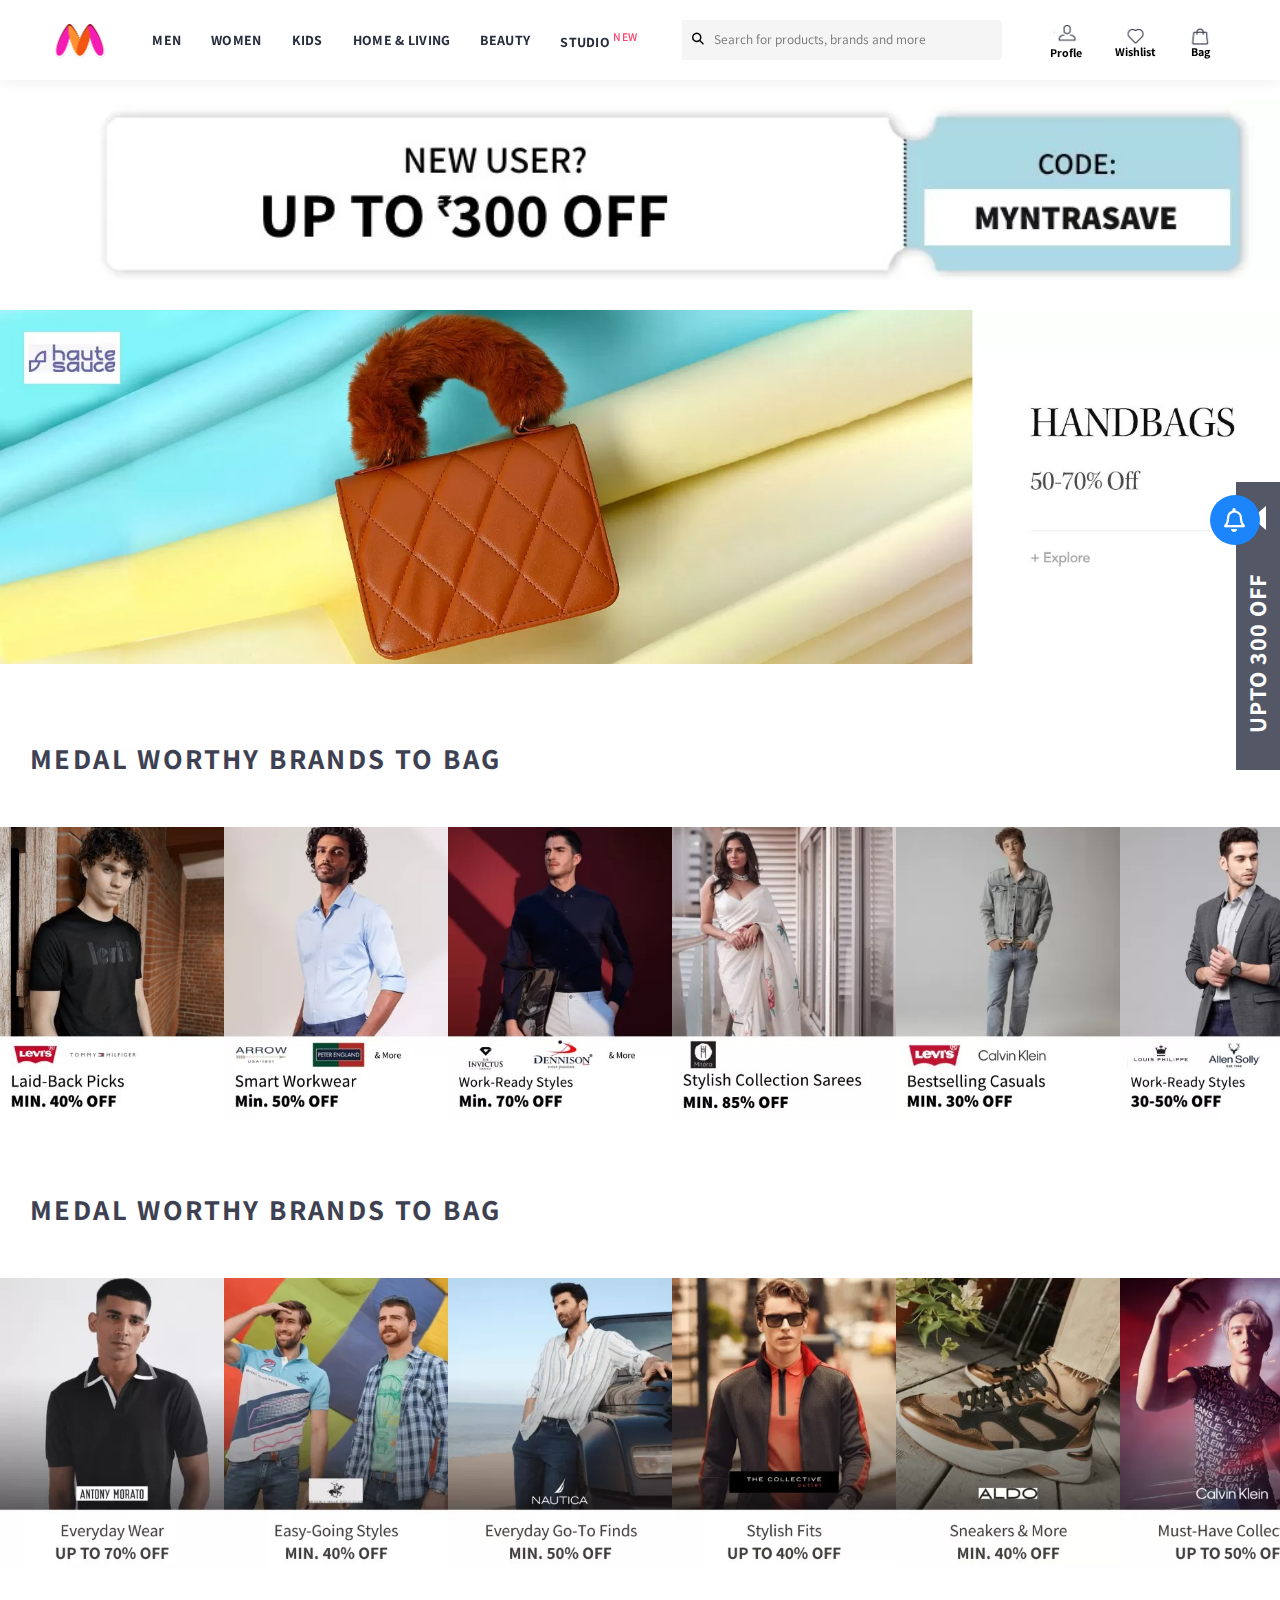
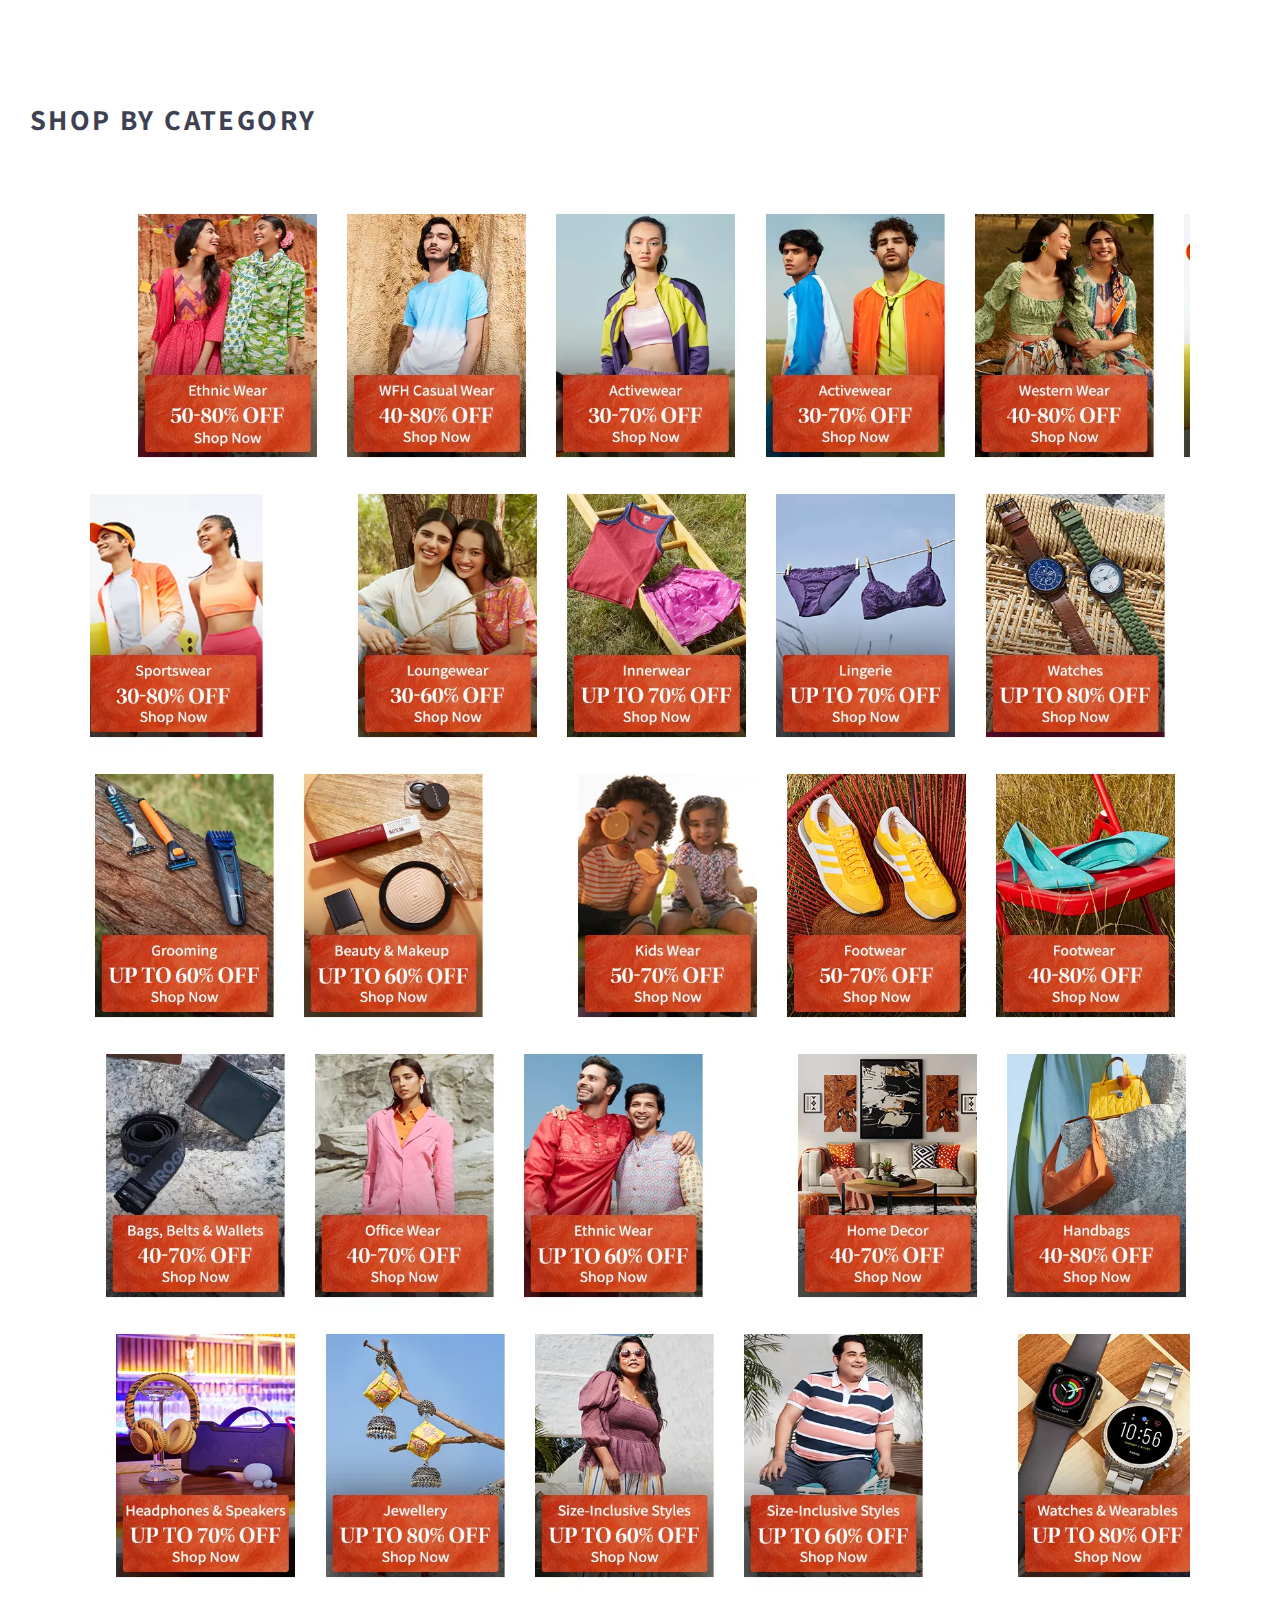
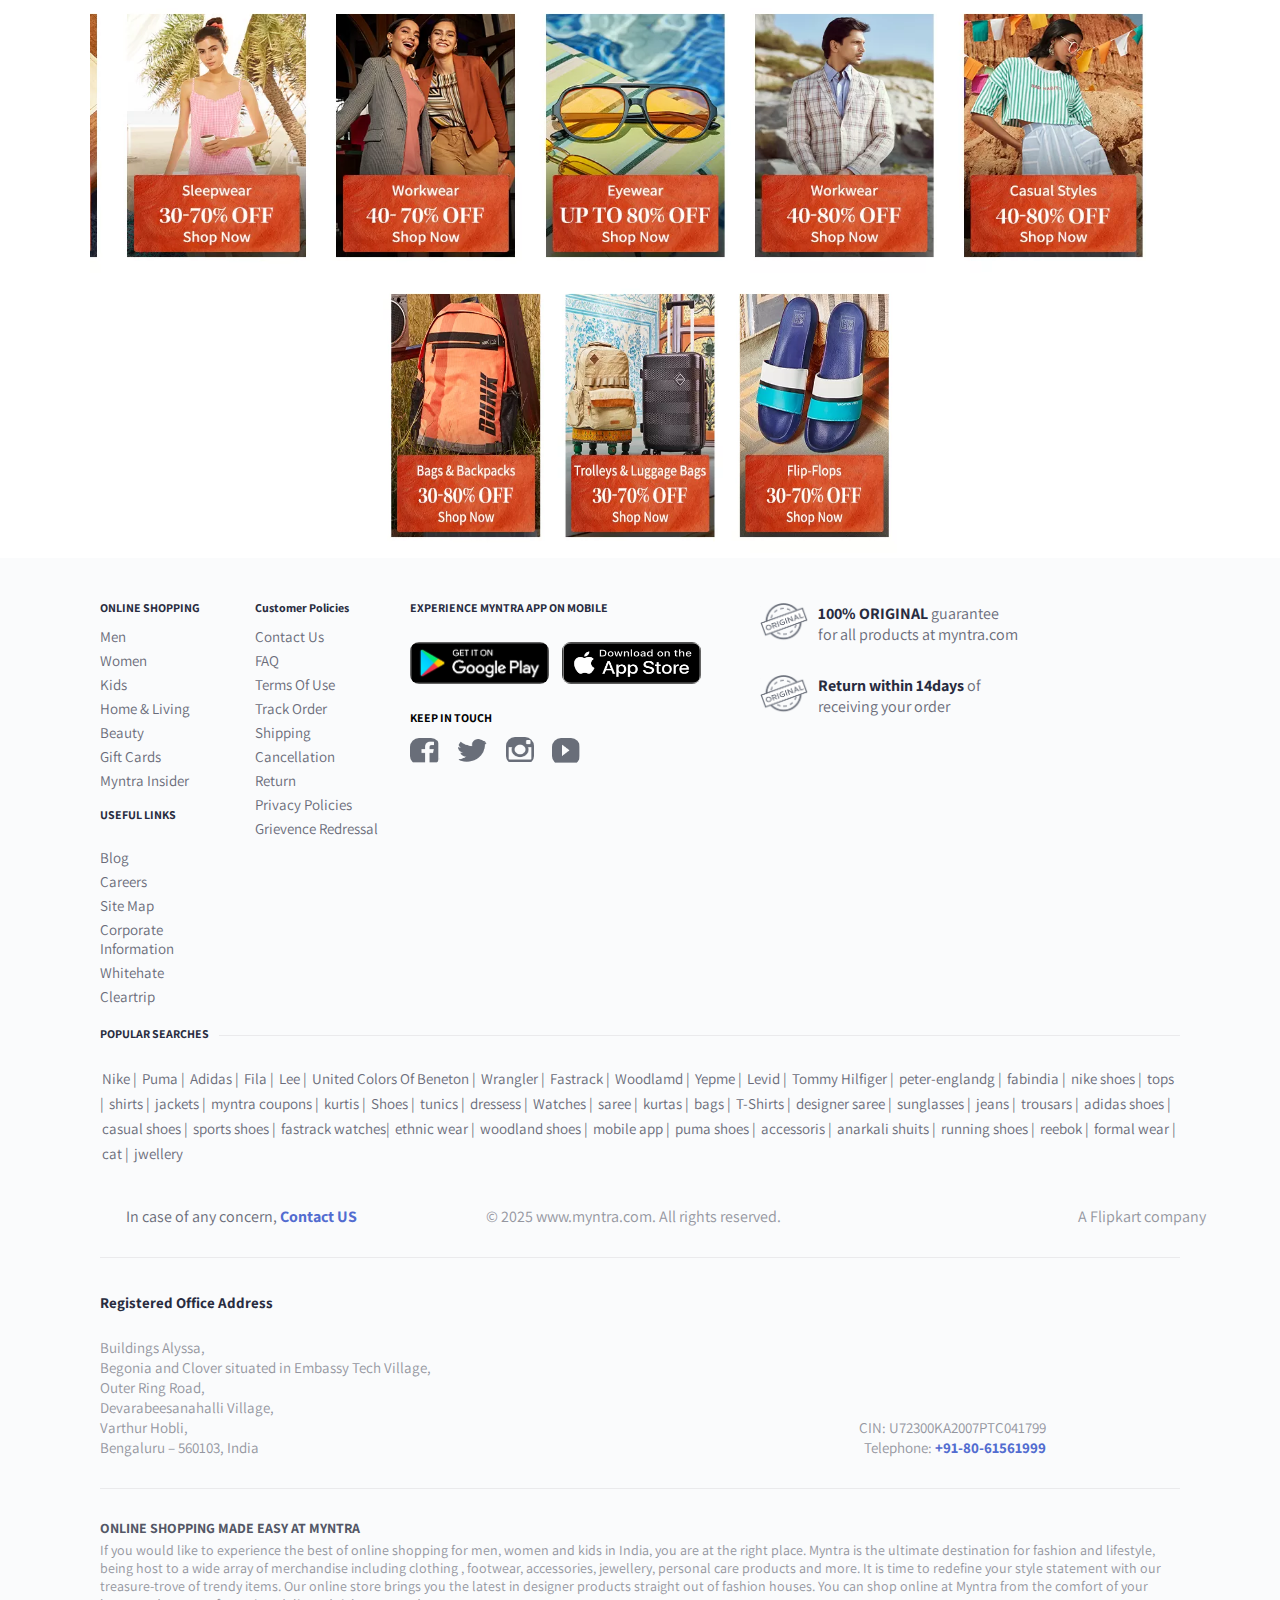
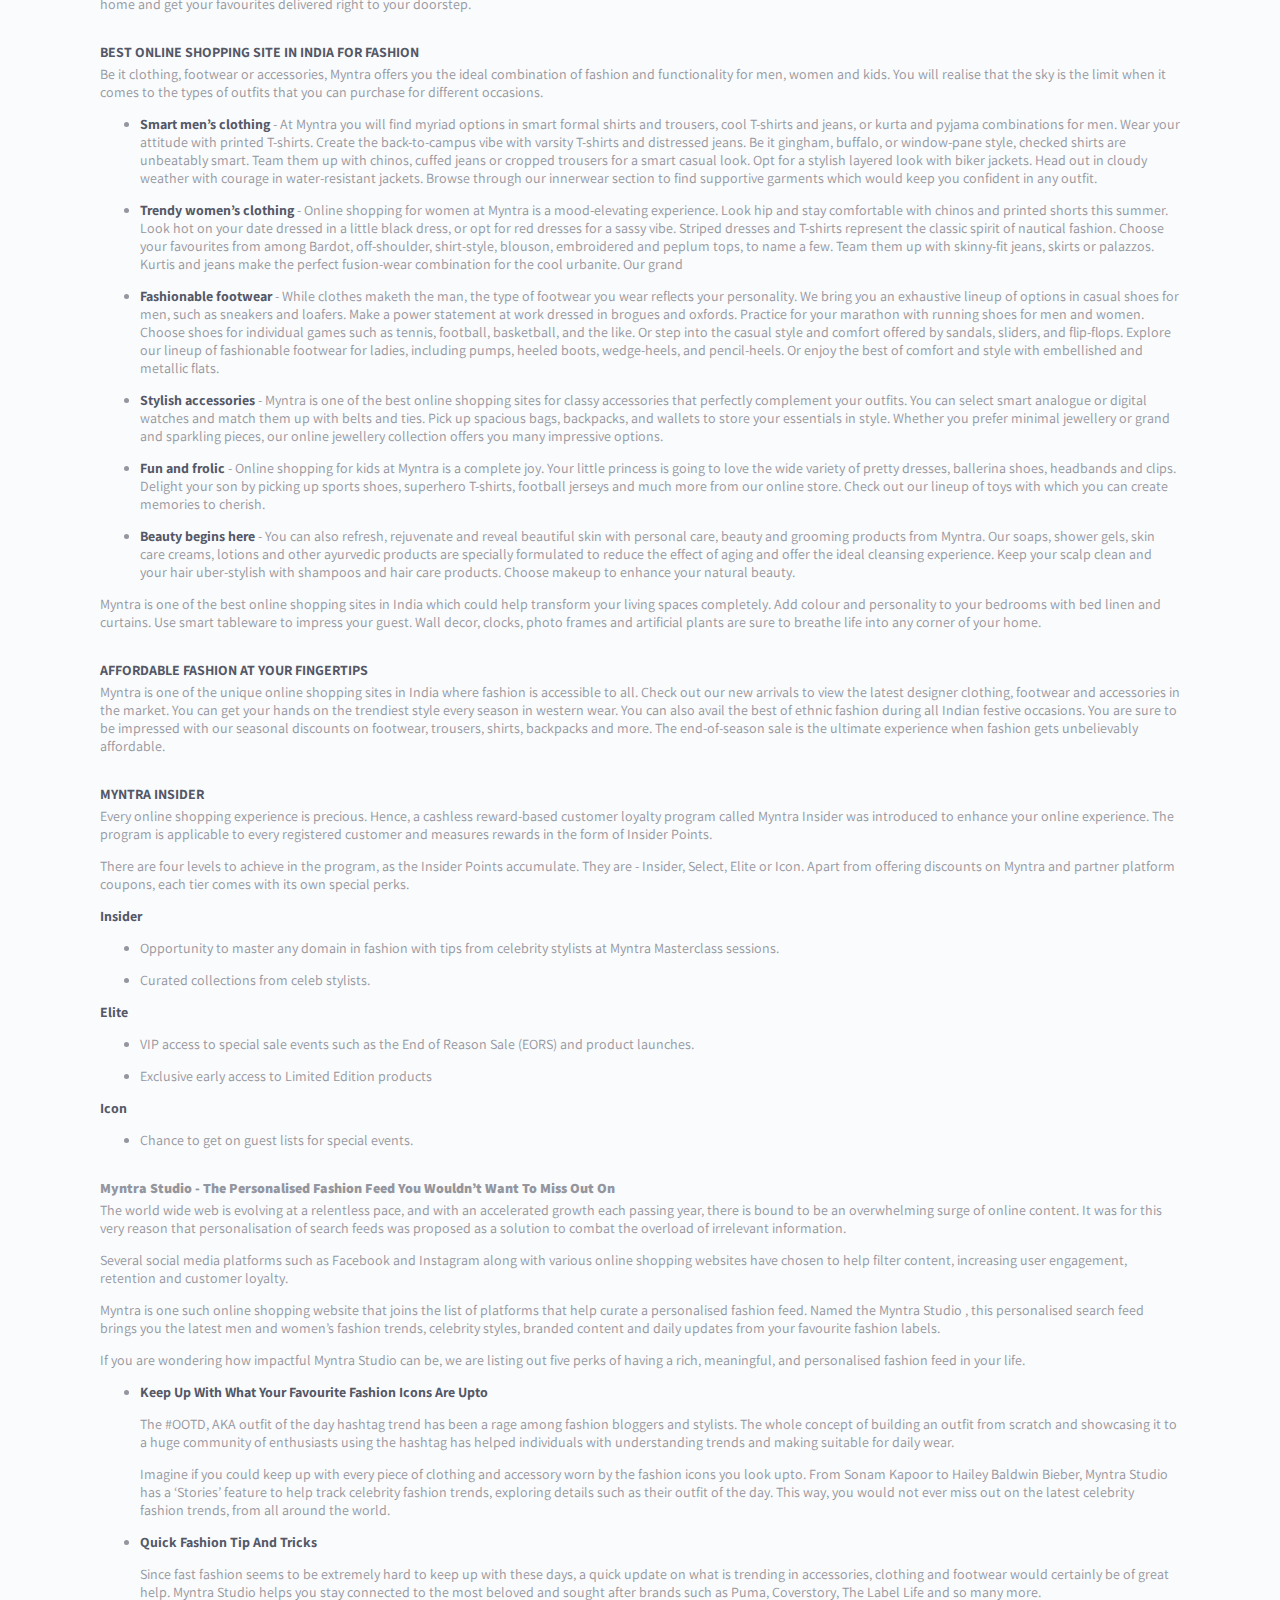
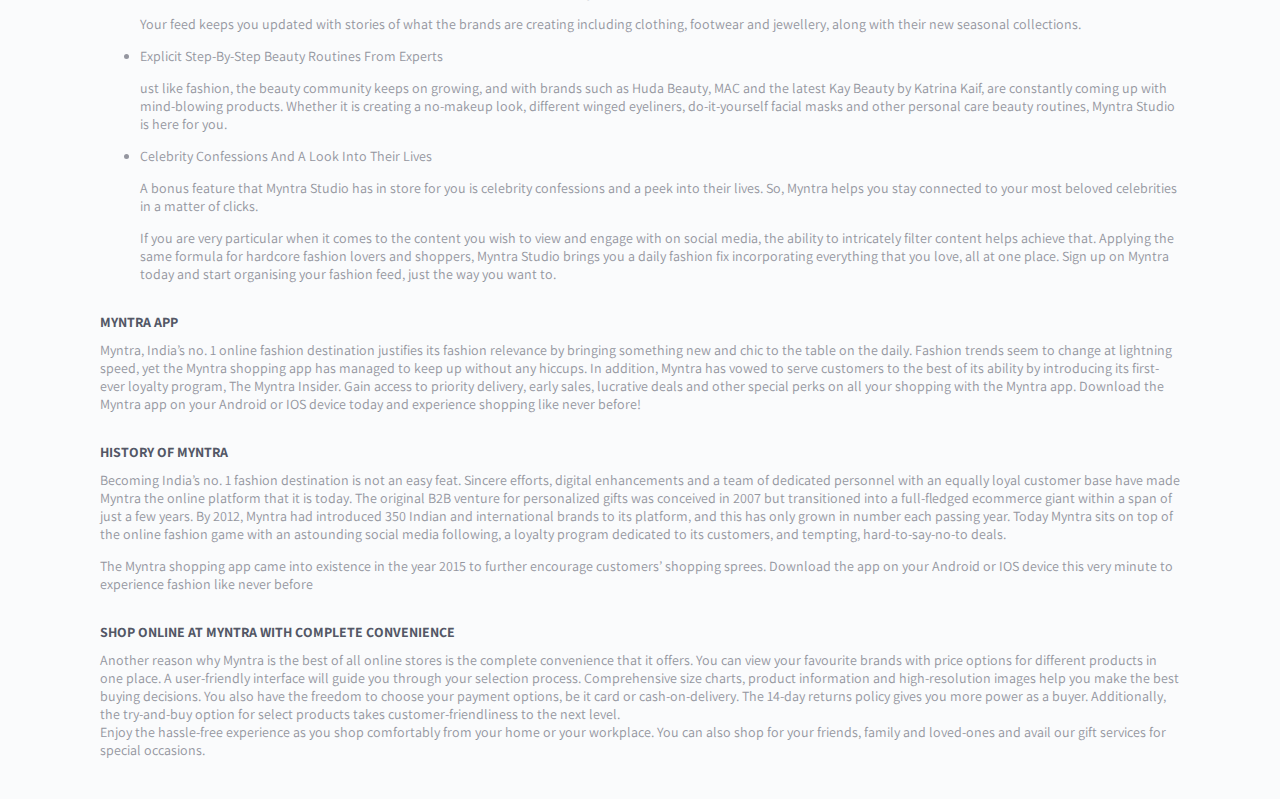
<file: index.html>
<!DOCTYPE html>
<html lang="en">
<head>
    <meta charset="UTF-8">
    <meta name="viewport" content="width=device-width, initial-scale=1.0">
    <title>Online Shopping for Women, Men, Kids Fashion & Lifestyle - Myntra</title>
    <link rel="stylesheet" href="./css/style.css">
    <link rel="stylesheet" href="https://cdnjs.cloudflare.com/ajax/libs/font-awesome/6.7.2/css/all.min.css"/>
    <link rel="icon" type="image/png" href="[data-uri]" sizes="64x64">
</head>
<body>
    
    <header>
        <div class="header-container">
            <a href="index.html" class="logo"></a>
            <nav>
                <ul class="menue-bar">
                    <li class="first"><a class="border"  href="">Men</a>
                    
                        <div class="mega-menue">
                            <ul  class="nav-links">
                                <li class="category-name"><a style=" padding-bottom: 2px; padding-top: 12px; text-transform: capitalize;       
                                    font-weight: 700;color: #ee5f73;" href="">TopWear</a></li>
                                <li><a class="category-link"   href="">T-Shirts</a></li>
                                <li><a class="category-link" href="">Casual Shirts</a></li>
                                <li><a class="category-link" href="">Formal Shirts</a></li>
                                <li><a class="category-link" href="">SweatShirts</a></li>
                                <li><a class="category-link" href="">Sweaters</a></li>
                                <li><a class="category-link" href="">Jackets</a></li>
                                <li><a class="category-link" href="">Blazer & Coat</a></li>
                                <li><a class="category-link" href="">Suits</a></li>
                                <li><a class="category-link" href="">Rain Jacket</a></li>
                                <li><a style=" text-transform: capitalize;
                                   
            
                                    font-weight: 700;color: #ee5f73; line-height: 25px;  padding-top: 12px; padding-bottom: 2px;" class="category-link" href="">Indian festive Wear</a></li>
                                <div class="hr-line"></div>
                               <li><a class="category-link" href="">Kurta & Kurta Sets</a></li>
                                <li><a class="category-link" href="">Sherwanis</a></li>
                                <li><a class="category-link" href="">Nehru Jacket</a></li>
                                <li><a class="category-link" href="">Dhotis</a></li>
                            </ul>
                            <ul  class="nav-links">
                                <li class="category-name"><a style=" text-transform: capitalize;
                                
            
                                    font-weight: 700;color: #ee5f73;  padding-top: 12px; padding-bottom: 2px;" href="">BottomWear</a></li>
                                <li><a href="">Jeans</a></li>
                                <li><a href="">CasualTrousar</a></li>
                                <li><a href="">Formal Trousar</a></li>
                                <li><a href="">Shorts</a></li>
                                <li><a href="">Track Pants</a></li>
                                <div class="hr-line"></div>
                                <li class="category-name"><a style="  padding-top: 12px; padding-bottom: 2px; text-transform: capitalize;
                                    
            
                                    font-weight: 700;color: #ee5f73;" href="">Innerwear & Sleepwear</a></li>
                                <li><a href="">Brief & Trunks</a></li>
                                <li><a href="">Boxes</a></li>
                                <li><a href="">Vest</a></li>
                                <li><a href="">SleepWear & Loungewear</a></li>
                                <li><a href="">Thermals</a></li>
                                <div class="hr-line"></div>
                                <li class="category-name"><a style=" text-transform: capitalize;
                                   
            
                                    font-weight: 700;  padding-top: 12px; padding-bottom: 2px; color: #ee5f73;" href="">Plus Size</a></li>
                
                            </ul>
                            <ul  class="nav-links">

                                <li class="category-name"><a style=" padding-top: 12px; padding-bottom: 2px; text-transform: capitalize;
                                
            
                                    font-weight: 700;color: #ee5f73;"  href="">FootWear</a></li>
                                <li><a href="">Casual Shoes</a></li>
                                <li><a href="">Formal Shoes</a></li>
                                <li><a href="">Sneaker</a></li>
                                <li><a href="">Sandals & Floaters</a></li>
                        
                                <li><a href="">Flip Flops</a></li>
                                <li><a href=""> Socks</a></li>
                                <div class="hr-line"></div>
                                <li class="category-name"><a style=" text-transform: capitalize;
                                    padding: 12px 0 2px;
                                    /* line-height: 25px; */
            
                                    font-weight: 700;color: #ee5f73;"  href="">Personl Care & Grooming</a></li>
                                 <div class="hr-line"></div>
                                <li class="category-name"><a style=" text-transform: capitalize;
                                   padding-top: 12px; padding-bottom: 2px;
                                    line-height: 25px;
            
                                    font-weight: 700;color: #ee5f73;" href="">Sunglassess & Frame</a></li>
            <div class="hr-line"></div>
           <li class="category-name"><a style=" text-transform: capitalize;
                            padding-top: 12px; padding-bottom: 2px;
                                line-height: 25px;
        
                                font-weight: 700;color: #ee5f73;" href="">Watches</a></li>
                                 
                            </ul>
                            <ul style="height: 436px;" class="nav-links">
                                <li class="category-name"><a style="  padding-top: 12px; padding-bottom: 2px; text-transform: capitalize;
                                  
            
                                    font-weight: 700;color: #ee5f73;" href="">Sports& Active wear</a></li>
                                <li><a href="">Sports Shoes</a></li>
                                <li><a href="">Sports Sandals</a></li>
                                <li><a href="">Active T-Shirts</a></li>
                                <li><a href="">Track Pants & Shorts</a></li>
                                <li><a href="">Jackets & Sweatshirts</a></li>
                                <li><a href="">Sports Accessories
                                </a></li>
                              
                              
                                <li><a href="">Swimwear</a></li>
                                <div class="hr-line"></div>
                              <li class="category-name"><a style=" text-transform: capitalize;
                                
                                    line-height: 25px;
            
                                    font-weight: 700;color: #ee5f73;  padding-top: 12px; padding-bottom: 2px;" href="">Gadgets</a></li>
                                <li><a href="">Smart Wearables</a></li>
                                <li><a href="">Fitness Gadgetsr</a></li>
                                <li><a href="">Headphones</a></li>
                                <li><a href="">Sherwanis</a></li>
                                <li><a href="">Speakers</a></li>
                               
                            </ul>
                            
                            <ul  class="nav-links">
                                <li class="category-name"><a style=" text-transform: capitalize;
                             
            
                                    font-weight: 700;color: #ee5f73;  padding-top: 12px; padding-bottom: 2px;" href="">Fashion Accessories</a></li>
                                <li><a href="">Wallets</a></li>
                                <li><a href="">Belts</a></li>
                                <li><a href="">Perfumes & Body Mists</a></li>
                                <li><a href="">Trimmers</a></li>
                                <li><a href="">Deodorants</a></li>
                                <li><a href="">Ties, Cufflinks & Pocket Squares</a></li>
                                <li><a href="">Accessory Gift Sets</a></li>
                                <li><a href="">Caps & Hats</a></li>
                                <li><a href="">Mufflers, Scarves & Gloves</a></li>
                                <li><a href="">Phone Cases</a></li>
                                <li><a href="">Rings & Wristwear</a></li>
                                <li><a href="">Helmets</a></li>
                                <div class="hr-line"></div>
                                <li class="category-name"><a style=" text-transform: capitalize;
                                
            
                                    font-weight: 700;color: #ee5f73; padding-top: 12px; padding-bottom: 2px;" href="">Bags & Backpacks</a></li>
                                 <div class="hr-line"></div>
                                <li class="category-name"><a style=" text-transform: capitalize;
                                    
            
                                    font-weight: 700;color: #ee5f73;  padding-top: 12px; padding-bottom: 2px;" href="">Luggages & Trolleys</a></li>
                            </ul>
                        </div>



                    </li>
                    <li><a class="border" href="#">Women</a></li>
                    <li><a class="border" href="#">Kids</a></li>
                   <li class="four"><a  class="border" href="homeliving.html">Home & Living</a> 
                    <div class="mega-menue">
                        <ul  class="nav-links">
                            <li class="category-name"><a style=" padding-bottom: 2px; padding-top: 12px; text-transform: capitalize;       
                                font-weight: 700;color: #f2c210;" href="">Bed Linen & Furnishing</a></li>
                            <li><a class="category-link"   href="">Mattress Protectors</a></li>
                            <li><a class="category-link" href="">Bedsheets</a></li>
                            <li><a class="category-link" href="">Bedding Sets</a></li>
                            <li><a class="category-link" href="">Blankets, Quilts & Dohars</a></li>
                            <li><a class="category-link" href="">Pillows & Pillow Covers</a></li>
                            <li><a class="category-link" href="">Bed Covers</a></li>
                            <li><a class="category-link" href="">Diwan Setst</a></li>
                            <li><a class="category-link" href="">Chair Pads & Covers</a></li>
                            <li><a class="category-link" href="">Sofa Covers</a></li>
                            <li><a style=" text-transform: capitalize;
                               
        
                                font-weight: 700;color: #f2c210; line-height: 25px;  padding-top: 12px; padding-bottom: 2px;" class="category-link" href="">Flooring</a></li>
                            <div class="hr-line"></div>
                           <li><a class="category-link" href="">Floor Runners</a></li>
                            <li><a class="category-link" href="">Carpets</a></li>
                            <li><a class="category-link" href="">Floor Mats & Dhurries</a></li>
                            <li><a class="category-link" href="">Door Mats</a></li>
                        </ul>
                        <ul  class="nav-links">
                            <li class="category-name"><a style=" text-transform: capitalize;
                            
        
                                font-weight: 700;color: #f2c210;  padding-top: 12px; padding-bottom: 2px;" href="">Bath</a></li>
                            <li><a href="">Bath Towels</a></li>
                            <li><a href="">Hand & Face Towels</a></li>
                            <li><a href="">Beach Towels</a></li>
                            <li><a href="">Towels Set</a></li>
                            <li><a href="">Bath Rugs</a></li>
                            <li><a href="">Bath Robes</a></li>
                            <li><a href="">Bathroom Accessories</a></li>
                            <li><a href="">Shower Curtains</a></li>
                            <div class="hr-line"></div>
                            <li class="category-name"><a style="  padding-top: 12px; padding-bottom: 2px; text-transform: capitalize;
                                
        
                                font-weight: 700;color: #f2c210;" href="">Lamps & Lighting</a></li>
                            <li><a href="">Floor Lamps</a></li>
                            <li><a href="">Ceiling Lamps</a></li>
                            <li><a href="">Table Lamps</a></li>
                            <li><a href="">Wall Lamps</a></li>
                            <li><a href="">Outdoor Lamps</a></li>
                            <li><a href="">String Lights</a></li>
                            <div class="hr-line"></div>
                           
            
                        </ul>
                        <ul  class="nav-links">

                                <li class="category-name"><a style=" padding-top: 12px; padding-bottom: 2px; text-transform: capitalize;
                                
            
                                    font-weight: 700;color: #f2c210;"  href="">Home Décor</a></li>
                            <li><a href="">Plants & Planterss</a></li>
                            <li><a href="">Aromas & Candles</a></li>
                            <li><a href="">Clocks</a></li>
                            <li><a href="">Mirrors</a></li>
                    
                            <li><a href="">Wall Décor</a></li>
                            <li><a href=""> Festive Decor</a></li>
                            <li><a href="">Pooja Essentials</a></li>
                            <li><a href="">Wall Shelves</a></li>
                            <li><a href="">Fountains</a></li>
                            <li><a href="">Showpieces & Vases</a></li>
                            <li><a href=""></a>Ottoman</li>

                            <div class="hr-line"></div>
                            <li class="category-name"><a style=" text-transform: capitalize;
                                padding: 12px 0 2px;
                                /* line-height: 25px; */
        
                                font-weight: 700;color: #f2c210;"  href="">Cushions & Cushion Covers</a></li>
                             <!-- <div class="hr-line"></div> -->
                            <li class="category-name"><a style=" text-transform: capitalize;
                               padding-top: 12px; padding-bottom: 2px;
                                line-height: 25px;
        
                                font-weight: 700;color: #f2c210;" href="">Curtains</a></li>
        <div class="hr-line"></div>
      
                             
                        </ul>
                        <ul style="height: 436px;" class="nav-links">
                            <li class="category-name"><a style=" text-transform: capitalize;
                                padding-top: 12px; padding-bottom: 2px;
                                    line-height: 25px;
            
                                    font-weight: 700;color: #f2c210;" href="">Furniture</a></li>
                            <li class="category-name"><a style="  padding-top: 12px; padding-bottom: 2px; text-transform: capitalize;
                              
        
                                font-weight: 700;color: #f2c210;" href="">Home Gift Sets    </a></li>
                                 <li class="category-name"><a style=" text-transform: capitalize;
                                    padding-top: 12px; 
                                        line-height: 25px;
                
                                        font-weight: 700;color: #f2c210;" href="">Kitchen & Table</a></li>
                            <li><a href="">Table Runners</a></li>
                            <li><a href="">Dinnerware & Serveware</a></li>
                            <li><a href="">Cups and Mugs</a></li>
                            <li><a href="">Bakeware & Cookware</a></li>
                            <li><a href="">Kitchen Storage & Tools</a></li>
                            <li><a href="">Bar & Drinkware
                            </a></li>

                          
                          
                            <li><a href="">Table Covers & Furnishings</a></li>
                            <!-- <div class="hr-line"></div> -->
                        
                           
                        </ul>
                        
                        <ul  class="nav-links">
                            <li class="category-name"><a style=" text-transform: capitalize;
                         
        
                                font-weight: 700;color: #f2c210;  padding-top: 12px; padding-bottom: 2px;" href="">storage</a></li>
                            <li><a href="">Bins</a></li>
                            <li><a href="">Hangers</a></li>
                            <li><a href="">Organisers</a></li>
                            <li><a href="">Hooks & Holders</a></li>
                            <li><a href="">Laundry Bags</a></li>
                        </ul>
                    </div>
                </li>
                    <li><a class="border" href="#">Beauty</a></li>
                    <li><a class="border" href="#">studio</a>
                        <sup style="color:#ff3f6c; font-weight: 600;">new</sup>
                    </li>
                </ul>
            </nav>

            <div class="search-box">
                <i class="fa-solid fa-magnifying-glass"></i>
                <input type="text" placeholder="Search for products, brands and more">
            </div>

            <div class="profile-section">
              <div class="icon-text">
               <span class="profile-icon"></span>
                <span class="span-text">Profle
                    <div class="profile-mega-menue">
                        <div class="bottom-border"></div>
                        <div class="profile-info">
                            <h3 class="profile-title">Welcome</h3>
                            <p class="infomail">To access account and manage orders</p>
                        </div>
                        <div class="login-signup-links">
                            <a href="#" class="link-btn">login / Signup</a>
                        </div>
                        <div class="link-list">
                            <a href="" class="link-info">Orders</a>
                            <a href="" class="link-info">WishList</a>
                            <a href="" class="link-info">Gift Cards</a>
                            <a href="" class="link-info">Contact Us</a>
                            <a href="" class="link-info">Myntra Insider
                                <span class="superscript">New</span>
                            </a>
                        </div>
                        <div class="link-list">
                            <a href="" class="link-info">Myntra Credit</a>
                            <a href="" class="link-info">Coupons</a>
                            <a href="" class="link-info">Saved Cards</a>
                            <a href="" class="link-info">Saved VPA</a>
                            <a href="" class="link-info">Saved Addresses
                            </a>
                        </div>
                    </div>
                </span>
              </div>
              <div class="icon-text">
                <span class="wishlist wish"></span>
                <span class="span-text">Wishlist</span>
              </div>
              <div class="icon-text ">
                <span class="bag"></span>
                <span class="span-text" >Bag</span>
              </div>

            </div>

        </div>
    </header>
    <div class="off-price">
        <div class="shipping-arrow"></div>
         <h1>UPTO  300 OFF</h1>
    </div>
    <div class="bell-icon">
        <i class="fa-xl fa-regular fa-bell"></i>
    </div> 
    <section class="banner">
        <div class="banner-img">
            <img width="1229" height="188" src="./image/3u4KwbPi_33c51ce42b3c4f00b97c19b5d7ab5e10.jpeg" alt="">
        </div>

    </section>

    <section class="banner2">
        <div class="banner2-img">
            <img width="1349" height="354"  src="./image/53b4daed-cd2c-4111-86c5-14f737eceb351656325318973-Handbags_Desk.jpeg" alt="">
        </div>
    </section>

    <section class="brand-section">
        <div class="brand-heading">
            <h4>Medal Worthy Brands To Bag</h4>
        </div>
        <div class="brand-card">
            <div class="brand-image">
                <img width="224" height="294" src="./image/00e27983-d373-4d86-9f25-3e46a18ec12a1690609817622-Top_casual_Styles-_Levi-s-_Tommy_Min_40 (1).jpeg" alt="">
            </div>
            <div class="brand-image">
                <img width="224" height="294" src="./image/6ddcd2e5-20c6-4672-9b02-7d2117550f641691142512854-image_png242033865.jpeg" alt="">
            </div>
            <div class="brand-image">
                <img width="224" height="294" src="./image/ca44e488-c06b-48ce-814f-3a1e3e66e08b1691142548139-image_png_840304476.jpeg" alt="">
            </div>
            <div class="brand-image">
                <img width="224" height="294" src="./image/30ce6d77-d4f5-4bed-b89a-c9cf00d197b81691142723203-image_png2141362199.jpeg" alt="">
            </div>
            <div class="brand-image">
                <img width="224" height="294" src="./image/921e38ac-f903-4701-a419-df42b9448ef51691142513445-image_png1803300271.jpeg" alt="">
            </div>
            <div class="brand-image">
                <img width="224" height="294" src="./image/b504644b-f446-48c9-b928-36f1958bd19a1691142484406-image_png_292913761.jpeg" alt="">
            </div>
        </div>

    </section>

    <section class="brand-section-another">
        <div class="brand-heading">
            <h4>Medal Worthy Brands To Bag</h4>
        </div>
        <div class="brand-card">
            <div class="brand-image">
                <img width="224" height="294" src="./image/d521c019-8fcd-4f36-a56f-7a1b9095e2661690773010958-Antony_Morato.jpeg" alt="">
            </div>
            <div class="brand-image">
                <img width="224" height="294" src="./image/0c399e2c-9797-483d-bf6c-0852d5d21db21690773010989-BHPC.jpeg" alt="">
            </div>
            <div class="brand-image">
                <img width="224" height="294" src="./image/7aac1f32-1a1a-4ba6-924b-ee1c28553aed1690773011304-Nautica.jpeg" alt="">
            </div>
            <div class="brand-image">
                <img width="224" height="294" src="./image/81bcb28d-55f3-4d7b-bb5a-7cf7ee7fd8031690773011370-The_Collective.jpeg" alt="">
            </div>
            <div class="brand-image">
                <img width="224" height="294" src="./image/92d5e2ec-a736-4bfd-832b-6972121829c91690773010945-Aldo.jpeg" alt="">
            </div>
            <div class="brand-image">
                <img width="224" height="294" src="./image/331d0d67-95de-4e58-b774-add891464af01690773011037-Calvin_Klein.jpeg" alt="">
            </div>
        </div>

    </section>

    <div class="container">
        <div class="brand-heading">
            <h4>shop by category </h4>
        </div>
        <div class="category-container">
            <div class="items"><img src="./image/1.webp" alt=""></div>
        <div class="items"><img src="./image/2.webp" alt=""></div>
        <div class="items"><img src="./image/3.webp" alt=""></div>
        <div class="items"><img src="./image/4.webp" alt=""></div>
        <div class="items"><img src="./image/5.webp" alt=""></div>
        <div class="items"><img src="./image/6.webp" alt=""></div>
        <div class="items"><img src="./image/7.webp" alt=""></div>
        <div class="items"><img src="./image/8.webp" alt=""></div>
        <div class="items"><img src="./image/9.webp" alt=""></div>
        <div class="items"><img src="./image/10.webp" alt=""></div>
        <div class="items"><img src="./image/11.webp" alt=""></div>
        <div class="items"><img src="./image/12.webp" alt=""></div>
        <div class="items"><img src="./image/13.webp" alt=""></div>
        <div class="items"><img src="./image/14.webp" alt=""></div>
        <div class="items"><img src="./image/15.webp" alt=""></div>
        <div class="items"><img src="./image/16.webp" alt=""></div>
        <div class="items"><img src="./image/17.webp" alt=""></div>
        <div class="items"><img src="./image/18.webp" alt=""></div>
        <div class="items"><img src="./image/19.webp" alt=""></div>
        <div class="items"><img src="./image/20.webp" alt=""></div>
        <div class="items"><img src="./image/21.webp" alt=""></div>
        <div class="items"><img src="./image/22.webp" alt=""></div>
        <div class="items"><img src="./image/23.webp" alt=""></div>
        <div class="items"><img src="./image/24.webp" alt=""></div>
        <div class="items"><img src="./image/25.webp" alt=""></div>
        <div class="items"><img src="./image/26.webp" alt=""></div>
        <div class="items"><img src="./image/27.webp" alt=""></div>
        <div class="items"><img src="./image/28.webp" alt=""></div>
        <div class="items"><img src="./image/29.webp" alt=""></div>
        <div class="items"><img src="./image/30.webp" alt=""></div>
        <div class="items"><img src="./image/31.webp" alt=""></div>
        <div class="items"><img src="./image/32.webp" alt=""></div>
        <div class="items"><img src="./image/33.webp" alt=""></div>
      </div>

        </div>

        
        <footer>
            <div class="footer-container">
                <div class="info">
                    <div class="shop-link">
                        <p class="info-title"><a href="#"> ONLINE SHOPPING </a></p>
                        <a href="">Men</a>
                        <a href="">Women</a>
                        <a href="">Kids</a>
                        <a href="">Home & Living</a>
                        <a href="">Beauty</a>
                        <a href="">Gift Cards</a>
                        <a href="">Myntra Insider</a>
                        <p class="info-title"> USEFUL LINKS </p>
                        <a style="padding-top: 14px" href="">Blog</as>
                        <a href="">Careers</a>
                        <a href="">Site Map</a>
                        <a href="">Corporate Information</a>
                        <a href="">Whitehate</a>
                        <a href="">Cleartrip</a>
                       
                    </div>
                    <div class="policies-link">
                        <p class="info-title"><a href="#">Customer Policies </a></p>
                        <a href="">Contact Us</a>
                        <a href="">FAQ</a>
                        <a href="">Terms Of Use</a>
                        <a href="">Track Order</a>
                        <a href="">Shipping</a>
                        <a href="">Cancellation</a>
                        <a href="">Return</a>
                        <a href="">Privacy Policies</a>
                        <a href="">Grievence Redressal </a>
                    </div>
                    <div class="app-experience">
                        <p class="info-title"><a href="#"> EXPERIENCE MYNTRA APP ON MOBILE </a></p>
                        <div class="app-link-container">
                            <a href=""><img width="139" height="42" src="./image/80cc455a-92d2-4b5c-a038-7da0d92af33f1539674178924-google_play.jpeg" alt=""></a>
                            <a href=""><img width="139" height="42" src="./image/bc5e11ad-0250-420a-ac71-115a57ca35d51539674178941-apple_store.jpeg" alt=""></a>
                        </div>
                        <div class="keepInTouchText">KEEP IN TOUCH</div>
                        <a class="social-icon" href=""><img  style= "width: 30px; height: 27px;" src="./image/fb.png" alt=""></a>
                        <a class="social-icon" href=""><img  style="width: 30px; height: 26px;" src="./image/twitter.png "alt=""></a>
                        <a class="social-icon" href=""><img  style="width: 28px; height: 28px;" src="./image/insta.png"></a>
                        <a class="social-icon" href=""><img  style="width: 28px; height: 27px;" src="./image/youtube.png"alt=""></a>

                    </div>
                    <div class="promises">
                            <div class="promise-section">
                                <div class="original-logo">
                                    <img  width="48" height="40" src="./image/orginal.png" alt="">
                                    
                                </div>
                                <div>
                                    <strong style=" font-weight: 700; color: #282c3f;">100% ORIGINAL</strong>
                                    guarantee for all products at myntra.com
                                </div>
                            </div>

                            <div class="promise-section">
                                <div class="original-logo">
                                    <img  width="48" height="40" src="./image/orginal.png" alt="">
                                    
                                </div>
                                <div>
                                    <strong style=" font-weight: 700; color: #282c3f;">Return within 14days</strong>
                                    of receiving your order
                                </div>
                            </div>
                           
                    </div>
                </div>
            </div>

            <div class="popular-search">
                <hr>
                <div class="search-title">POPULAR SEARCHES </div>
                <div class="search-links">
                    <a href="">Nike <span>|</span></a>
                    <a href="">Puma <span>|</span> </a>
                    <a href="">Adidas <span>|</span></a>
                    <a href="">Fila <span>|</span></a>
                    <a href="">Lee <span>|</span></a>
                    <a href="">United Colors Of Beneton <span>|</span></a>
                    <a href="">Wrangler <span>|</span></a>
                    <a href="">Fastrack <span>|</span></a>
                    <a href="">Woodlamd <span>|</span></a>
                    <a href="">Yepme <span>|</span></a>
                    <a href="">Levid <span>|</span></a>
                    <a href="">Tommy Hilfiger <span>|</span></a>
                    <a href="">peter-englandg <span>|</span></a>
                    <a href="">fabindia <span>|</span></a>
                    <a href="">nike shoes <span>|</span></a>
                    <a href="">tops <span>|</span></a>
                    <a href="">shirts <span>|</span></a>
                    <a href="">jackets <span>|</span></a>
                    <a href="">myntra coupons <span>|</span></a>
                    <a href="">kurtis <span>|</span></a>
                    <a href="">Shoes <span>|</span></a>
                    <a href="">tunics <span>|</span></a>
                    <a href="">dressess <span>|</span></a>
                    <a href="">Watches <span>|</span></a>
                    <a href="">saree <span>|</span></a>
                    <a href="">kurtas <span>|</span></a>
                    <a href="">bags <span>|</span></a>
                    <a href="">T-Shirts <span>|</span></a>
                    <a href="">designer saree <span>|</span></a>
                    <a href="">sunglasses <span>|</span></a>
                    <a href="">jeans <span>|</span></a>
                    <a href="">trousars <span>|</span></a>
                    <a href="">adidas shoes <span>|</span></a>
                    <a href="">casual shoes <span>|</span></a>
                    <a href="">sports shoes <span>|</span></a>
                    <a href="">fastrack watches<span>|</span></a>
                    <a href="">ethnic wear <span>|</span></a>
                    <a href="">woodland shoes <span>|</span></a>
                    <a href="">mobile app <span>|</span></a>
                    <a href="">puma shoes <span>|</span></a>
                    <a href="">accessoris <span>|</span></a>
                    <a href="">anarkali shuits <span>|</span></a>
                    <a href="">running shoes <span>|</span></a>
                    <a href="">reebok <span>|</span></a>
                    <a href="">formal wear <span>|</span></a>
                    <a href="">cat <span>|</span></a>
                    <a href="">jwellery </a>
                    
                </div>
            </div>

            <div class="infosection">
                    <div class="contact">
                        In case of any concern, 
                        <a style="font-weight: 700; color: #526cd0;" href="">Contact US</a>
                    </div>
                    <div class="copyright">
                        © 2025  www.myntra.com. All rights reserved.
                    </div>
                    <div class="flipkart-company">
                        <a style=" color: #94969f;;" href="#"> A Flipkart company </as>
                    </div>
            </div>

            <div class="about">
                 <div class="addheader"> Registered Office Address </div>

                <div class="address">
                    Buildings Alyssa, 
                    <br>
                    Begonia and Clover situated in Embassy Tech Village, 
                    <br>
                    Outer Ring Road, 
                    <br>
                    Devarabeesanahalli Village, 
                    <br>
                    Varthur Hobli, 
                    <br>
                    Bengaluru – 560103, India
                </div>
                <div class="legal-info">
                    <p> CIN: U72300KA2007PTC041799 </p>
                    <p>
                        Telephone: <a style="color: #526cd0;   font-weight: 700;" href="">+91-80-61561999</a>
                    </p>
                </div>
            </div>

            <div class="gyan-container">
                <h1 style=" margin-bottom: -10px;   margin-top: 30px; font-size: 14px"><strong style="color: #535766; font-weight: 700;">ONLINE SHOPPING MADE EASY AT MYNTRA</strong></h1>
                <p style="margin-top: 14px; margin-bottom: 14px;">If you would like to experience the best of online shopping for men, women and kids in India, you are at the right place. Myntra is the ultimate destination for fashion and lifestyle, being host to a wide array of merchandise including 
                    <a href="">clothing</a>
                    , footwear, accessories, jewellery, personal care products and more. It is time to redefine your style statement with our treasure-trove of trendy items. Our online store brings you the latest in designer products straight out of fashion houses. You can shop online at Myntra from the comfort of your home and get your favourites delivered right to your doorstep.

                    
                </p>
                <h3 style=" margin-bottom: -10px;   margin-top: 30px; font-size: 14px"><strong style="color: #535766; font-weight: 700;">BEST ONLINE SHOPPING SITE IN INDIA FOR FASHION</strong></h3>
                <p style="margin-top: 14px; margin-bottom: 14px;">Be it clothing, footwear or accessories, Myntra offers you the ideal combination of fashion and functionality for men, women and kids. You will realise that the sky is the limit when it comes to the types of outfits that you can purchase for different occasions.</p>
                <ul style="padding-left: 40px; margin-top: 14; margin-bottom: 14px;">
                    <li style="margin-top: 14; margin-bottom: 14px;"><strong style="color: #535766; font-weight: 700;">Smart men’s clothing</strong>
                        - At Myntra you will find myriad options in smart formal shirts and trousers, cool T-shirts and jeans, or kurta and pyjama combinations for men. Wear your attitude with printed T-shirts. Create the back-to-campus vibe with varsity T-shirts and distressed jeans. Be it gingham, buffalo, or window-pane style, checked shirts are unbeatably smart. Team them up with chinos, cuffed jeans or cropped trousers for a smart casual look. Opt for a stylish layered look with biker jackets. Head out in cloudy weather with courage in water-resistant jackets. Browse through our innerwear section to find supportive garments which would keep you confident in any outfit.
                    </li>
                    <li style="margin-top: 14; margin-bottom: 14px;"><strong style="color: #535766; font-weight: 700;">Trendy women’s clothing</strong>
                        -
                        <a href="">Online shopping for women</a>
                        at Myntra is a mood-elevating experience. Look hip and stay comfortable with chinos and printed shorts this summer. Look hot on your date dressed in a little black dress, or opt for red dresses for a sassy vibe. Striped dresses and T-shirts represent the classic spirit of nautical fashion. Choose your favourites from among Bardot, off-shoulder, shirt-style, blouson, embroidered and peplum tops, to name a few. Team them up with skinny-fit jeans, skirts or palazzos. Kurtis and jeans make the perfect fusion-wear combination for the cool urbanite. Our grand 
                    </li>
                    <li style="margin-top: 14; margin-bottom: 14px;"><strong style="color: #535766; font-weight: 700;">Fashionable footwear</strong>
                        - While clothes maketh the man, the type of footwear you wear reflects your personality. We bring you an exhaustive lineup of options in casual shoes for men, such as sneakers and loafers. Make a power statement at work dressed in brogues and oxfords. Practice for your marathon with running shoes for men and women. Choose shoes for individual games such as tennis, football, basketball, and the like. Or step into the casual style and comfort offered by sandals, sliders, and flip-flops. Explore our lineup of fashionable footwear for ladies, including pumps, heeled boots, wedge-heels, and pencil-heels. Or enjoy the best of comfort and style with embellished and metallic flats.
                    </li>
                    <li style="margin-top: 14; margin-bottom: 14px;"><strong style="color: #535766; font-weight: 700;">Stylish accessories</strong>
                        - Myntra is one of the best online shopping sites for classy accessories that perfectly complement your outfits. You can select smart analogue or digital watches and match them up with belts and ties. Pick up spacious bags, backpacks, and wallets to store your essentials in style. Whether you prefer minimal jewellery or grand and sparkling pieces, our online jewellery collection offers you many impressive options.
                    </li>
                    <li style="margin-top: 14; margin-bottom: 14px;"><strong style="color: #535766; font-weight: 700;">Fun and frolic</strong>
                        - Online shopping for kids at Myntra is a complete joy. Your little princess is going to love the wide variety of pretty dresses, ballerina shoes, headbands and clips. Delight your son by picking up sports shoes, superhero T-shirts, football jerseys and much more from our online store. Check out our lineup of toys with which you can create memories to cherish.
                    </li>
                    <li style="margin-top: 14; margin-bottom: 14px;"><strong style="color: #535766; font-weight: 700;">Beauty begins here </strong>
                        - You can also refresh, rejuvenate and reveal beautiful skin with personal care, beauty and grooming products from Myntra. Our soaps, shower gels, skin care creams, lotions and other ayurvedic products are specially formulated to reduce the effect of aging and offer the ideal cleansing experience. Keep your scalp clean and your hair uber-stylish with shampoos and hair care products. Choose makeup to enhance your natural beauty.</li>

                </ul>
                <p  style="margin-top: 14px; margin-bottom: 14px;">Myntra is one of the best online shopping sites in India which could help transform your living spaces completely. Add colour and personality to your bedrooms with bed linen and curtains. Use smart tableware to impress your guest. Wall decor, clocks, 
                    <a href="">photo frames</a>
                    and artificial plants are sure to breathe life into any corner of your home.
                </p>
                <h3 style=" margin-bottom: -10px;   margin-top: 30px; font-size: 14px"><strong style="color: #535766; font-weight: 700;">AFFORDABLE FASHION AT YOUR FINGERTIPS</strong></h3>
                <p style="margin-top: 14px; margin-bottom: 14px;">Myntra is one of the unique online shopping sites in India where fashion is accessible to all. Check out our new arrivals to view the latest designer clothing, footwear and accessories in the market. You can get your hands on the trendiest style every season in western wear. You can also avail the best of ethnic fashion during all Indian festive occasions. You are sure to be impressed with our seasonal discounts on footwear, trousers, shirts, backpacks and more. The end-of-season sale is the ultimate experience when fashion gets unbelievably affordable.</p>
                <h3 style=" margin-bottom: -10px;   margin-top: 30px; font-size: 14px"><strong style="color: #535766; font-weight: 700;">MYNTRA INSIDER</strong></h3>
                <p style="margin-top: 14px; margin-bottom: 14px;">Every online shopping experience is precious. Hence, a cashless reward-based customer loyalty program called
                    <a href="">Myntra Insider</a>
                    was introduced to enhance your online experience. The program is applicable to every registered customer and measures rewards in the form of Insider Points.
                </p>
                <p style="margin-top: 14px; margin-bottom: 14px;">There are four levels to achieve in the program, as the Insider Points accumulate. They are - Insider, Select, Elite or Icon. Apart from offering discounts on Myntra and partner platform coupons, each tier comes with its own special perks.</p>
                <p><strong style="color: #535766; font-weight: 700;">Insider</strong></p>
                <ul style="padding-left: 40px; margin-top: 14px; margin-bottom: 14px;">
                    <li style="margin-top: 14; margin-bottom: 14px;">
                        Opportunity to master any domain in fashion with tips from celebrity stylists at Myntra Masterclass sessions.
                    </li>
                    <li style="margin-top: 14; margin-bottom: 14px;">
                        Curated collections from celeb stylists.
                    </li>
                    
                </ul>
                <p style="margin-top: 14px; margin-bottom: 14px;"><strong style="color: #535766; font-weight: 700;">Elite</strong></p>
                <ul style="padding-left: 40px; margin-top: 14px; margin-bottom: 14px;">
                    <li style="margin-top: 14; margin-bottom: 14px;">VIP access to special sale events such as the End of Reason Sale (EORS) and product launches.</li>
                    <li style="margin-top: 14; margin-bottom: 14px;">Exclusive early access to Limited Edition products</li>
                </ul>
                <p style="margin-top: 14px; margin-bottom: 14px;"><strong style="color: #535766; font-weight: 700;">Icon</strong></p>
                <ul style="padding-left: 40px; margin-top: 14px; margin-bottom: 14px;">
                    <li style="margin-top: 14; margin-bottom: 14px;">Chance to get on guest lists for special events.</li>
                </ul>
                <h3 style=" margin-bottom: -10px;   margin-top: 30px; font-size: 14px"><strong>Myntra Studio - The Personalised Fashion Feed You Wouldn’t Want To Miss Out On</strong></h3>
                <p style="margin-top: 14px; margin-bottom: 14px;">The world wide web is evolving at a relentless pace, and with an accelerated growth each passing year, there is bound to be an overwhelming surge of online content. It was for this very reason that personalisation of search feeds was proposed as a solution to combat the overload of irrelevant information.</p>
                <p style="margin-top: 14px; margin-bottom: 14px;">Several social media platforms such as Facebook and Instagram along with various online shopping websites have chosen to help filter content, increasing user engagement, retention and customer loyalty.</p>
                <p style="margin-top: 14px; margin-bottom: 14px;">Myntra is one such online shopping website that joins the list of platforms that help curate a personalised fashion feed. Named the
                    <a href="">Myntra Studio</a>
                    , this personalised search feed brings you the latest men and women’s fashion trends, celebrity styles, branded content and daily updates from your favourite fashion labels.
                </p>
                <p style="margin-top: 14px; margin-bottom: 14px;">If you are wondering how impactful Myntra Studio can be, we are listing out five perks of having a rich, meaningful, and personalised fashion feed in your life.</p>
                <ul style="padding-left: 40px; margin-top: 14px; margin-bottom: 14px;">
                    <li style="margin-top: 14; margin-bottom: 14px;" ><strong style="color: #535766; font-weight: 700;">Keep Up With What Your Favourite Fashion Icons Are Upto</strong></li>
                
                <p style="margin-top: 14px; margin-bottom: 14px;">The #OOTD, AKA outfit of the day hashtag trend has been a rage among fashion bloggers and stylists. The whole concept of building an outfit from scratch and showcasing it to a huge community of enthusiasts using the hashtag has helped individuals with understanding trends and making suitable for daily wear.</p>
                <p style="margin-top: 14px; margin-bottom: 14px;">Imagine if you could keep up with every piece of clothing and accessory worn by the fashion icons you look upto. From Sonam Kapoor to Hailey Baldwin Bieber, Myntra Studio has a ‘Stories’ feature to help track celebrity fashion trends, exploring details such as their outfit of the day. This way, you would not ever miss out on the latest celebrity fashion trends, from all around the world.</p>
                <li style="margin-top: 14; margin-bottom: 14px;"><strong style="color: #535766; font-weight: 700;">Quick Fashion Tip And Tricks</strong></li>
                <p style="margin-top: 14px; margin-bottom: 14px;">Since fast fashion seems to be extremely hard to keep up with these days, a quick update on what is trending in accessories, clothing and footwear would certainly be of great help. Myntra Studio helps you stay connected to the most beloved and sought after brands such as Puma, Coverstory, The Label Life and so many more.</p>
                <p style="margin-top: 14px; margin-bottom: 14px;">Your feed keeps you updated with stories of what the brands are creating including clothing, footwear and jewellery, along with their new seasonal collections.</p>
                <li style="margin-top: 14; margin-bottom: 14px;">Explicit Step-By-Step Beauty Routines From Experts</li>
                <p style="margin-top: 14px; margin-bottom: 14px;">ust like fashion, the beauty community keeps on growing, and with brands such as Huda Beauty, MAC and the latest Kay Beauty by Katrina Kaif, are constantly coming up with mind-blowing products. Whether it is creating a no-makeup look, different winged eyeliners, do-it-yourself facial masks and other personal care beauty routines, Myntra Studio is here for you.</p>
                <li style="margin-top: 14; margin-bottom: 14px;">Celebrity Confessions And A Look Into Their Lives</li>
                <p style="margin-top: 14px; margin-bottom: 14px;">A bonus feature that Myntra Studio has in store for you is celebrity confessions and a peek into their lives. So, Myntra helps you stay connected to your most beloved celebrities in a matter of clicks.</p>
                If you are very particular when it comes to the content you wish to view and engage with on social media, the ability to intricately filter content helps achieve that. Applying the same formula for hardcore fashion lovers and shoppers, Myntra Studio brings you a daily fashion fix incorporating everything that you love, all at one place. Sign up on Myntra today and start organising your fashion feed, just the way you want to.
                    
            </ul>
            <h3 style="margin-bottom: 10px; margin-top: 30px; font-size: 14px;"><strong style="color: #535766; font-weight: 700;" >MYNTRA APP</strong></h3>
            <p style="margin-top: 14; margin-bottom: 14px;">Myntra, India’s no. 1 online fashion destination justifies its fashion relevance by bringing something new and chic to the table on the daily. Fashion trends seem to change at lightning speed, yet the Myntra shopping app has managed to keep up without any hiccups. In addition, Myntra has vowed to serve customers to the best of its ability by introducing its first-ever loyalty program, The Myntra Insider. Gain access to priority delivery, early sales, lucrative deals and other special perks on all your shopping with the Myntra app. Download the Myntra app on your 
                <a href="">Android</a>
                or 
                <a href="">IOS</a>
                device today and experience shopping like never before!
            </p>
            <h3 style=" margin-bottom: 10px;margin-top: 30px; font-size: 14px"><strong style="color: #535766; font-weight: 700;">HISTORY OF MYNTRA</strong></h3>
            <p style="margin-top: 14; margin-bottom: 14px;">Becoming India’s no. 1 fashion destination is not an easy feat. Sincere efforts, digital enhancements and a team of dedicated personnel with an equally loyal customer base have made Myntra the online platform that it is today. The original B2B venture for personalized 
                <a href="">gifts</a>
                was conceived in 2007 but transitioned into a full-fledged ecommerce giant within a span of just a few years. By 2012, Myntra had introduced 350 Indian and international brands to its platform, and this has only grown in number each passing year. Today Myntra sits on top of the online fashion game with an astounding social media following, a loyalty program dedicated to its customers, and tempting, hard-to-say-no-to deals.


            </p>
            <p style="margin-top: 14px; margin-bottom: 14px;">The Myntra shopping app came into existence in the year 2015 to further encourage customers’ shopping sprees. Download the app on your Android or IOS device this very minute to experience fashion like never before</p>
            <h3 style=" margin-bottom: 10px;   margin-top: 30px; font-size: 14px"><strong style="color: #535766; font-weight: 700;">SHOP ONLINE AT MYNTRA WITH COMPLETE CONVENIENCE</strong></h3>
                <p>Another reason why Myntra is the best of all online stores is the complete convenience that it offers. You can view your favourite brands with price options for different products in one place. A user-friendly interface will guide you through your selection process. Comprehensive size charts, product information and high-resolution images help you make the best buying decisions. You also have the freedom to choose your payment options, be it card or cash-on-delivery. The 14-day returns policy gives you more power as a buyer. Additionally, the try-and-buy option for select products takes customer-friendliness to the next level.</p>
                <p>Enjoy the hassle-free experience as you shop comfortably from your home or your workplace. You can also shop for your friends, family and loved-ones and avail our gift services for special occasions.</p>

        </div>

        </footer>

</body>
</html>
</file>
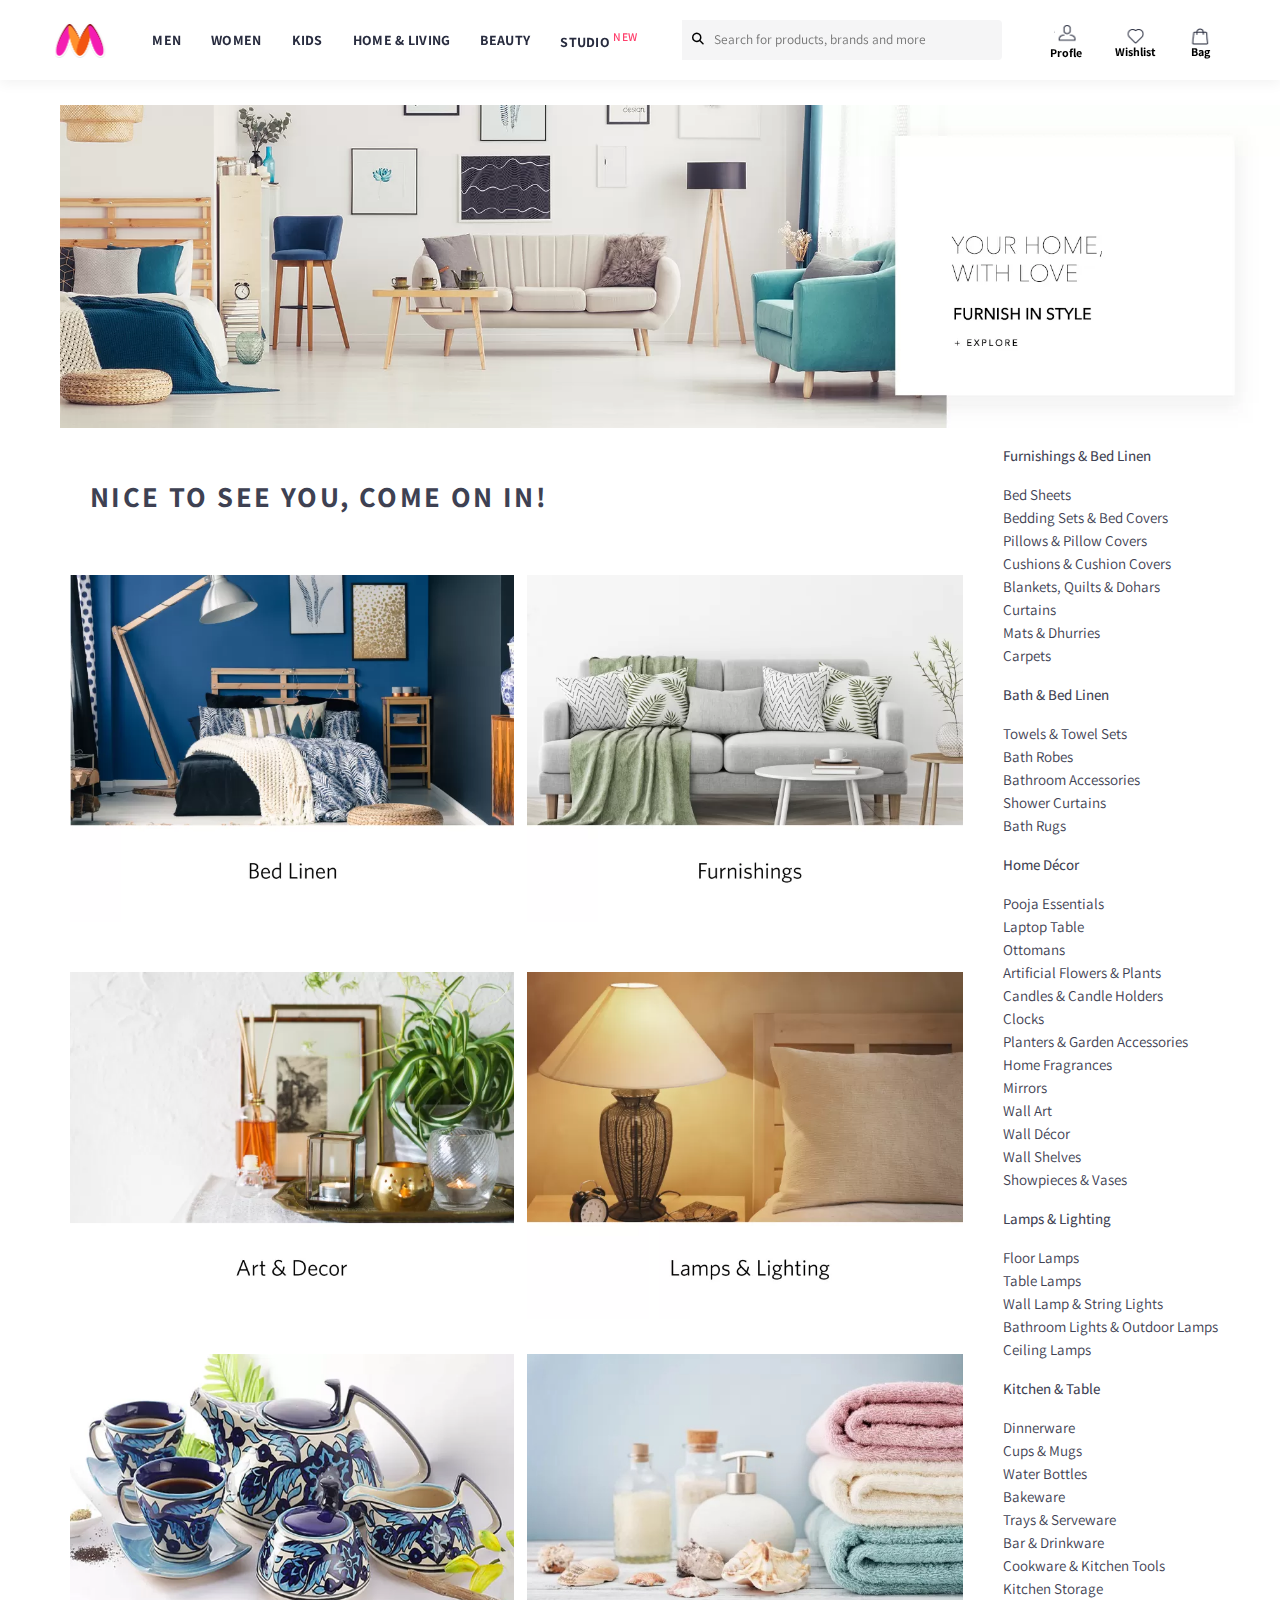
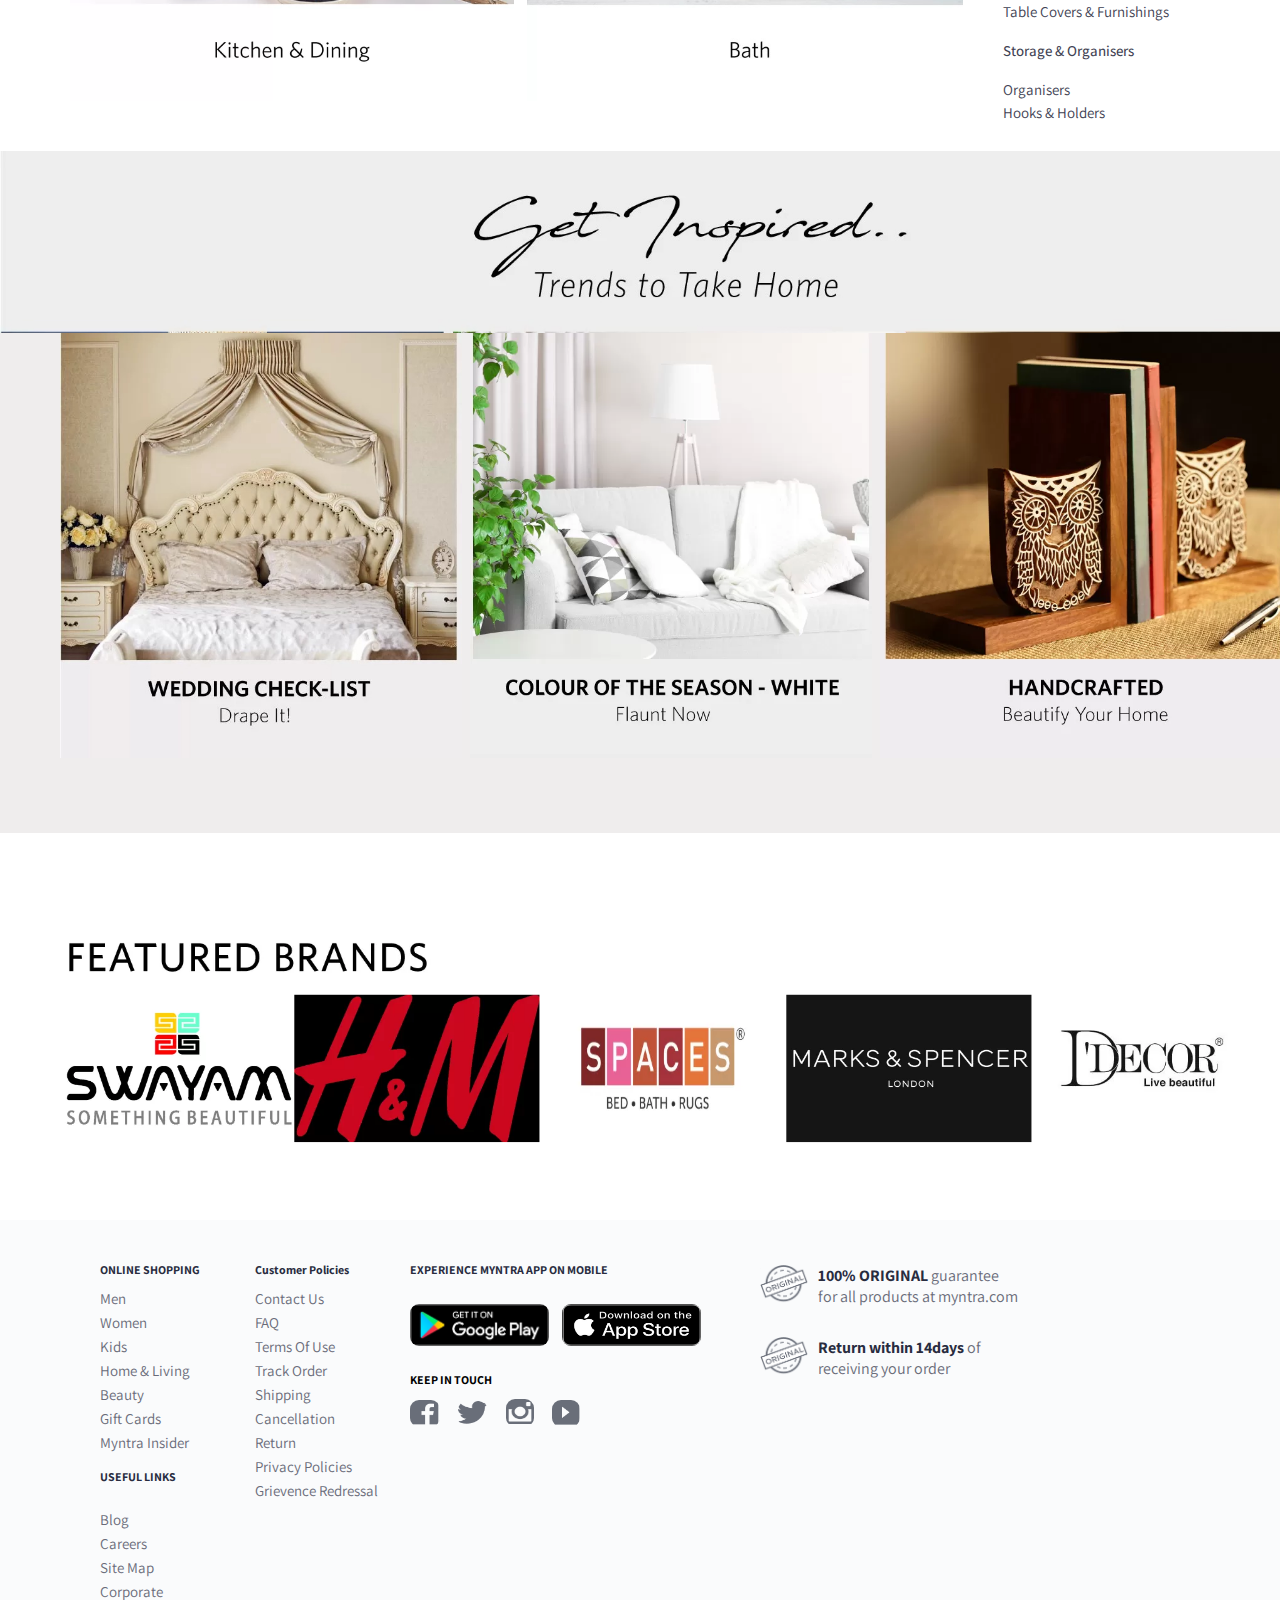
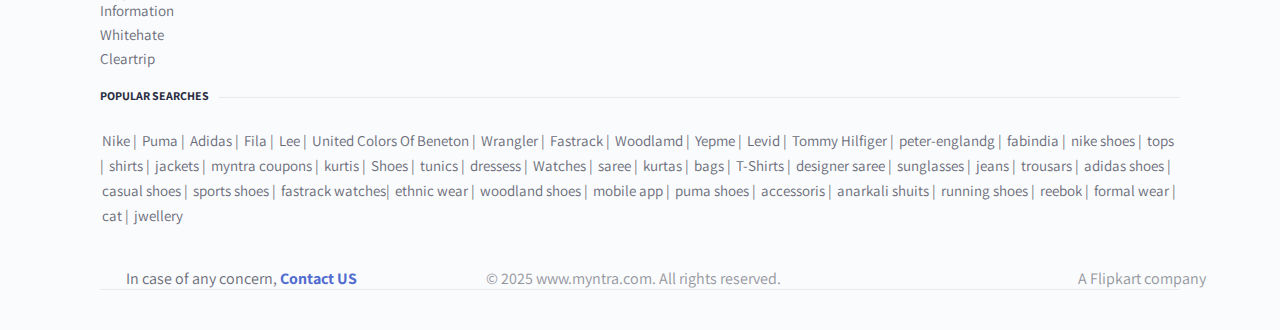
<file: homeliving.html>
<!DOCTYPE html>
<html lang="en">
<head>
    <meta charset="UTF-8">
    <meta name="viewport" content="width=device-width, initial-scale=1.0">
    <title>Document</title>
    <link rel="stylesheet" href="./css/style.css">
    <link rel="stylesheet" href="https://cdnjs.cloudflare.com/ajax/libs/font-awesome/6.7.2/css/all.min.css"/>
</head>
<body>
    <header>
        <div class="header-container">
            <a href="index.html" class="logo"></a>
            <nav>
                <ul class="menue-bar">
                    <li class="first"><a class="border"  href="">Men</a>
                    
                        <div class="mega-menue">
                            <ul  class="nav-links">
                                <li class="category-name"><a style=" padding-bottom: 2px; padding-top: 12px; text-transform: capitalize;       
                                    font-weight: 700;color: #ee5f73;" href="">TopWear</a></li>
                                <li><a class="category-link"   href="">T-Shirts</a></li>
                                <li><a class="category-link" href="">Casual Shirts</a></li>
                                <li><a class="category-link" href="">Formal Shirts</a></li>
                                <li><a class="category-link" href="">SweatShirts</a></li>
                                <li><a class="category-link" href="">Sweaters</a></li>
                                <li><a class="category-link" href="">Jackets</a></li>
                                <li><a class="category-link" href="">Blazer & Coat</a></li>
                                <li><a class="category-link" href="">Suits</a></li>
                                <li><a class="category-link" href="">Rain Jacket</a></li>
                                <li><a style=" text-transform: capitalize;
                                   
            
                                    font-weight: 700;color: #ee5f73; line-height: 25px;  padding-top: 12px; padding-bottom: 2px;" class="category-link" href="">Indian festive Wear</a></li>
                                <div class="hr-line"></div>
                               <li><a class="category-link" href="">Kurta & Kurta Sets</a></li>
                                <li><a class="category-link" href="">Sherwanis</a></li>
                                <li><a class="category-link" href="">Nehru Jacket</a></li>
                                <li><a class="category-link" href="">Dhotis</a></li>
                            </ul>
                            <ul  class="nav-links">
                                <li class="category-name"><a style=" text-transform: capitalize;
                                
            
                                    font-weight: 700;color: #ee5f73;  padding-top: 12px; padding-bottom: 2px;" href="">BottomWear</a></li>
                                <li><a href="">Jeans</a></li>
                                <li><a href="">CasualTrousar</a></li>
                                <li><a href="">Formal Trousar</a></li>
                                <li><a href="">Shorts</a></li>
                                <li><a href="">Track Pants</a></li>
                                <div class="hr-line"></div>
                                <li class="category-name"><a style="  padding-top: 12px; padding-bottom: 2px; text-transform: capitalize;
                                    
            
                                    font-weight: 700;color: #ee5f73;" href="">Innerwear & Sleepwear</a></li>
                                <li><a href="">Brief & Trunks</a></li>
                                <li><a href="">Boxes</a></li>
                                <li><a href="">Vest</a></li>
                                <li><a href="">SleepWear & Loungewear</a></li>
                                <li><a href="">Thermals</a></li>
                                <div class="hr-line"></div>
                                <li class="category-name"><a style=" text-transform: capitalize;
                                   
            
                                    font-weight: 700;  padding-top: 12px; padding-bottom: 2px; color: #ee5f73;" href="">Plus Size</a></li>
                
                            </ul>
                            <ul  class="nav-links">

                                <li class="category-name"><a style=" padding-top: 12px; padding-bottom: 2px; text-transform: capitalize;
                                
            
                                    font-weight: 700;color: #ee5f73;"  href="">FootWear</a></li>
                                <li><a href="">Casual Shoes</a></li>
                                <li><a href="">Formal Shoes</a></li>
                                <li><a href="">Sneaker</a></li>
                                <li><a href="">Sandals & Floaters</a></li>
                        
                                <li><a href="">Flip Flops</a></li>
                                <li><a href=""> Socks</a></li>
                                <div class="hr-line"></div>
                                <li class="category-name"><a style=" text-transform: capitalize;
                                    padding: 12px 0 2px;
                                    /* line-height: 25px; */
            
                                    font-weight: 700;color: #ee5f73;"  href="">Personl Care & Grooming</a></li>
                                 <div class="hr-line"></div>
                                <li class="category-name"><a style=" text-transform: capitalize;
                                   padding-top: 12px; padding-bottom: 2px;
                                    line-height: 25px;
            
                                    font-weight: 700;color: #ee5f73;" href="">Sunglassess & Frame</a></li>
            <div class="hr-line"></div>
           <li class="category-name"><a style=" text-transform: capitalize;
                            padding-top: 12px; padding-bottom: 2px;
                                line-height: 25px;
        
                                font-weight: 700;color: #ee5f73;" href="">Watches</a></li>
                                 
                            </ul>
                            <ul style="height: 436px;" class="nav-links">
                                <li class="category-name"><a style="  padding-top: 12px; padding-bottom: 2px; text-transform: capitalize;
                                  
            
                                    font-weight: 700;color: #ee5f73;" href="">Sports& Active wear</a></li>
                                <li><a href="">Sports Shoes</a></li>
                                <li><a href="">Sports Sandals</a></li>
                                <li><a href="">Active T-Shirts</a></li>
                                <li><a href="">Track Pants & Shorts</a></li>
                                <li><a href="">Jackets & Sweatshirts</a></li>
                                <li><a href="">Sports Accessories
                                </a></li>
                              
                              
                                <li><a href="">Swimwear</a></li>
                                <div class="hr-line"></div>
                              <li class="category-name"><a style=" text-transform: capitalize;
                                
                                    line-height: 25px;
            
                                    font-weight: 700;color: #ee5f73;  padding-top: 12px; padding-bottom: 2px;" href="">Gadgets</a></li>
                                <li><a href="">Smart Wearables</a></li>
                                <li><a href="">Fitness Gadgetsr</a></li>
                                <li><a href="">Headphones</a></li>
                                <li><a href="">Sherwanis</a></li>
                                <li><a href="">Speakers</a></li>
                               
                            </ul>
                            
                            <ul  class="nav-links">
                                <li class="category-name"><a style=" text-transform: capitalize;
                             
            
                                    font-weight: 700;color: #ee5f73;  padding-top: 12px; padding-bottom: 2px;" href="">Fashion Accessories</a></li>
                                <li><a href="">Wallets</a></li>
                                <li><a href="">Belts</a></li>
                                <li><a href="">Perfumes & Body Mists</a></li>
                                <li><a href="">Trimmers</a></li>
                                <li><a href="">Deodorants</a></li>
                                <li><a href="">Ties, Cufflinks & Pocket Squares</a></li>
                                <li><a href="">Accessory Gift Sets</a></li>
                                <li><a href="">Caps & Hats</a></li>
                                <li><a href="">Mufflers, Scarves & Gloves</a></li>
                                <li><a href="">Phone Cases</a></li>
                                <li><a href="">Rings & Wristwear</a></li>
                                <li><a href="">Helmets</a></li>
                                <div class="hr-line"></div>
                                <li class="category-name"><a style=" text-transform: capitalize;
                                
            
                                    font-weight: 700;color: #ee5f73; padding-top: 12px; padding-bottom: 2px;" href="">Bags & Backpacks</a></li>
                                 <div class="hr-line"></div>
                                <li class="category-name"><a style=" text-transform: capitalize;
                                    
            
                                    font-weight: 700;color: #ee5f73;  padding-top: 12px; padding-bottom: 2px;" href="">Luggages & Trolleys</a></li>
                            </ul>
                        </div>



                    </li>
                    <li><a class="border" href="">Women</a></li>
                    <li><a class="border" href="">Kids</a></li>
                   <li class="four"><a  class="border"href="">Home & Living</a>
                    <div class="mega-menue">
                        <ul  class="nav-links">
                            <li class="category-name"><a style=" padding-bottom: 2px; padding-top: 12px; text-transform: capitalize;       
                                font-weight: 700;color: #f2c210;" href="">Bed Linen & Furnishing</a></li>
                            <li><a class="category-link"   href="">Mattress Protectors</a></li>
                            <li><a class="category-link" href="">Bedsheets</a></li>
                            <li><a class="category-link" href="">Bedding Sets</a></li>
                            <li><a class="category-link" href="">Blankets, Quilts & Dohars</a></li>
                            <li><a class="category-link" href="">Pillows & Pillow Covers</a></li>
                            <li><a class="category-link" href="">Bed Covers</a></li>
                            <li><a class="category-link" href="">Diwan Setst</a></li>
                            <li><a class="category-link" href="">Chair Pads & Covers</a></li>
                            <li><a class="category-link" href="">Sofa Covers</a></li>
                            <li><a style=" text-transform: capitalize;
                               
        
                                font-weight: 700;color: #f2c210; line-height: 25px;  padding-top: 12px; padding-bottom: 2px;" class="category-link" href="">Flooring</a></li>
                            <div class="hr-line"></div>
                           <li><a class="category-link" href="">Floor Runners</a></li>
                            <li><a class="category-link" href="">Carpets</a></li>
                            <li><a class="category-link" href="">Floor Mats & Dhurries</a></li>
                            <li><a class="category-link" href="">Door Mats</a></li>
                        </ul>
                        <ul  class="nav-links">
                            <li class="category-name"><a style=" text-transform: capitalize;
                            
        
                                font-weight: 700;color: #f2c210;  padding-top: 12px; padding-bottom: 2px;" href="">Bath</a></li>
                            <li><a href="">Bath Towels</a></li>
                            <li><a href="">Hand & Face Towels</a></li>
                            <li><a href="">Beach Towels</a></li>
                            <li><a href="">Towels Set</a></li>
                            <li><a href="">Bath Rugs</a></li>
                            <li><a href="">Bath Robes</a></li>
                            <li><a href="">Bathroom Accessories</a></li>
                            <li><a href="">Shower Curtains</a></li>
                            <div class="hr-line"></div>
                            <li class="category-name"><a style="  padding-top: 12px; padding-bottom: 2px; text-transform: capitalize;
                                
        
                                font-weight: 700;color: #f2c210;" href="">Lamps & Lighting</a></li>
                            <li><a href="">Floor Lamps</a></li>
                            <li><a href="">Ceiling Lamps</a></li>
                            <li><a href="">Table Lamps</a></li>
                            <li><a href="">Wall Lamps</a></li>
                            <li><a href="">Outdoor Lamps</a></li>
                            <li><a href="">String Lights</a></li>
                            <div class="hr-line"></div>
                           
            
                        </ul>
                        <ul  class="nav-links">

                                <li class="category-name"><a style=" padding-top: 12px; padding-bottom: 2px; text-transform: capitalize;
                                
            
                                    font-weight: 700;color: #f2c210;"  href="">Home Décor</a></li>
                            <li><a href="">Plants & Planterss</a></li>
                            <li><a href="">Aromas & Candles</a></li>
                            <li><a href="">Clocks</a></li>
                            <li><a href="">Mirrors</a></li>
                    
                            <li><a href="">Wall Décor</a></li>
                            <li><a href=""> Festive Decor</a></li>
                            <li><a href="">Pooja Essentials</a></li>
                            <li><a href="">Wall Shelves</a></li>
                            <li><a href="">Fountains</a></li>
                            <li><a href="">Showpieces & Vases</a></li>
                            <li><a href=""></a>Ottoman</li>

                            <div class="hr-line"></div>
                            <li class="category-name"><a style=" text-transform: capitalize;
                                padding: 12px 0 2px;
                                /* line-height: 25px; */
        
                                font-weight: 700;color: #f2c210;"  href="">Cushions & Cushion Covers</a></li>
                             <!-- <div class="hr-line"></div> -->
                            <li class="category-name"><a style=" text-transform: capitalize;
                               padding-top: 12px; padding-bottom: 2px;
                                line-height: 25px;
        
                                font-weight: 700;color: #f2c210;" href="">Curtains</a></li>
        <div class="hr-line"></div>
      
                             
                        </ul>
                        <ul style="height: 436px;" class="nav-links">
                            <li class="category-name"><a style=" text-transform: capitalize;
                                padding-top: 12px; padding-bottom: 2px;
                                    line-height: 25px;
            
                                    font-weight: 700;color: #f2c210;" href="">Furniture</a></li>
                            <li class="category-name"><a style="  padding-top: 12px; padding-bottom: 2px; text-transform: capitalize;
                              
        
                                font-weight: 700;color: #f2c210;" href="">Home Gift Sets    </a></li>
                                 <li class="category-name"><a style=" text-transform: capitalize;
                                    padding-top: 12px; 
                                        line-height: 25px;
                
                                        font-weight: 700;color: #f2c210;" href="">Kitchen & Table</a></li>
                            <li><a href="">Table Runners</a></li>
                            <li><a href="">Dinnerware & Serveware</a></li>
                            <li><a href="">Cups and Mugs</a></li>
                            <li><a href="">Bakeware & Cookware</a></li>
                            <li><a href="">Kitchen Storage & Tools</a></li>
                            <li><a href="">Bar & Drinkware
                            </a></li>

                          
                          
                            <li><a href="">Table Covers & Furnishings</a></li>
                            <!-- <div class="hr-line"></div> -->
                        
                           
                        </ul>
                        
                        <ul  class="nav-links">
                            <li class="category-name"><a style=" text-transform: capitalize;
                         
        
                                font-weight: 700;color: #f2c210;  padding-top: 12px; padding-bottom: 2px;" href="">storage</a></li>
                            <li><a href="">Bins</a></li>
                            <li><a href="">Hangers</a></li>
                            <li><a href="">Organisers</a></li>
                            <li><a href="">Hooks & Holders</a></li>
                            <li><a href="">Laundry Bags</a></li>
                        </ul>
                    </div> </l>
                    <li><a class="border" href="">Beauty</a></li>
                    <li><a class="border" href="">studio</a>
                        <sup style="color:#ff3f6c; font-weight: 600;">new</sup>
                    </li>
                </ul>
            </nav>

            <div class="search-box">
                <i class="fa-solid fa-magnifying-glass"></i>
                <input type="text" placeholder="Search for products, brands and more">
            </div>

            <div class="profile-section">
              <div class="icon-text">
                <span class="profile-icon"></span>
                <span class="span-text">Profle
                    <div class="profile-mega-menue">
                        <div class="bottom-border"></div>
                        <div class="profile-info">
                            <h3 class="profile-title">Welcome</h3>
                            <p class="infomail">To access account and manage orders</p>
                        </div>
                        <div class="login-signup-links">
                            <a href="#" class="link-btn">login / Signup</a>
                        </div>
                        <div class="link-list">
                            <a href="" class="link-info">Orders</a>
                            <a href="" class="link-info">WishList</a>
                            <a href="" class="link-info">Gift Cards</a>
                            <a href="" class="link-info">Contact Us</a>
                            <a href="" class="link-info">Myntra Insider
                                <span class="superscript">New</span>
                            </a>
                        </div>
                        <div class="link-list">
                            <a href="" class="link-info">Myntra Credit</a>
                            <a href="" class="link-info">Coupons</a>
                            <a href="" class="link-info">Saved Cards</a>
                            <a href="" class="link-info">Saved VPA</a>
                            <a href="" class="link-info">Saved Addresses
                            </a>
                        </div>
                    </div>
                </span>

              </div>
              <div class="icon-text">
                <span class="wishlist"></span>
                <span class="span-text">Wishlist</span>
              </div>
              <div class="icon-text">
                <span class="bag"></span>
                <span class="span-text" >Bag</span>
              </div>

            </div>

        </div>
    </header>

    <section class="hone-living-banner">
        <div class="home-livining-container">
            <img width="1229" height="323" src="./image/eff01060-f706-468d-b97c-95cdf43174f91528443826867-Desktop-Home-Banner.webp" alt="">
        </div>
    </section>

    <section class="home-design-item-container">
        <div class="home-item-container">
            <div class="home-content">
                <div class="greeting-text">
                    <h4>NICE TO SEE YOU, COME ON IN!</h4>
                    
                    <h4 style="margin-bottom: 50px;"></h4>
                </div>
                <div class="home-prdoduct-image">
                    
                        <div class="bed-furnishing-img">
                            <div class="bed-product-img">
                                <img width="444px" height="347"  src="./image/bedlinen.webp" alt="">
                            </div>
                            <div class="furninshing-img">
                                <img width="444px" height="347" src="./image/furnishings.webp" alt="">
                            </div>
    </div>
                            <div class="art-and-lamps">
                                <div class="art-decor">
                                    <img width="444px" height="347" src="./image/art.webp" alt="">
                                </div>
                                <div class="lamps">
                                    <img width="444px" height="347" src="./image/lamps.webp" alt="">
                                </div>
                            </div>
                            <div class="kitchen-bath">
                                <div class="kitchen">
                                    <img width="444px" height="347" src="./image/kitchen.webp" alt="">
                                </div>
                                <div class="bath">
                                    <img width="444px" height="347"  src="./image/11517563958962-bath.jpeg" alt="">
                                </div>
                            </div>

                    
                 
    
    
                </div>
                
            </div>
            <div class="home-item-links">

                <div class="home-item">
                    <ul class="home-item-list">
                        <li style=" line-height: 25px; font-weight: 500;  padding: 15px 20px;">Furnishings & Bed Linen</li>
                        
                        <li class="item-list">Bed Sheets</li>
                        <li class="item-list">Bedding Sets & Bed Covers</li>
                        <li class="item-list" >Pillows & Pillow Covers</li>
                        <li class="item-list" >Cushions & Cushion Covers</li>
                        <li class="item-list" >Blankets, Quilts & Dohars</li>
                        <li class="item-list" >Curtains</li>
                        <li class="item-list" >Mats & Dhurries</li>
                        <li class="item-list" >Carpets</li>
                        <li style="line-height: 25px; font-weight: 500;  padding: 15px 20px;">Bath & Bed Linen</li>
                        <li class="item-list" >Towels & Towel Sets</li>
                        <li class="item-list" >Bath Robes</li>
                        <li class="item-list" >Bathroom Accessories</li>
                        <li class="item-list" >Shower Curtains</li>
                        <li class="item-list" >Bath Rugs</li>
                        <li style=" line-height: 25px; font-weight: 500;  padding: 15px 20px;">Home Décor</li>
                        <li class="item-list" >Pooja Essentials</li>
                        <li class="item-list" >Laptop Table</li>
                        <li class="item-list" >Ottomans</li>
                        <li class="item-list" >Artificial Flowers & Plants</li>
                        <li class="item-list" >Candles & Candle Holders</li>
                        <li class="item-list" >Clocks</li>
                        <li class="item-list" >Planters & Garden Accessories</li>
                        <li class="item-list" >Home Fragrances</li>
                        <li class="item-list" >Mirrors</li>
                        <li class="item-list" >Wall Art</li>
                        <li class="item-list" >Wall Décor</li>
                        <li class="item-list" >Wall Shelves</li>
                        <li class="item-list" >Showpieces & Vases</li>
                        <li style=" line-height: 25px; font-weight: 500;  padding: 15px 20px;">Lamps & Lighting</li>
                        <li class="item-list">Floor Lamps</li>
                        <li class="item-list">Table Lamps</li>
                        <li class="item-list">Wall Lamp & String Lights</li>
                        <li class="item-list">Bathroom Lights & Outdoor Lamps</li>
                        <li class="item-list">Ceiling Lamps</li>
                        <li style=" line-height: 25px; font-weight: 500;  padding: 15px 20px;">Kitchen & Table</li>
                        <li class="item-list" >Dinnerware</li>
                        <li class="item-list" >Cups & Mugs</li>
                        <li class="item-list" >Water Bottles</li>
                        <li class="item-list" >Bakeware</li>
                        <li class="item-list" >Trays & Serveware</li>
                        <li class="item-list" >Bar & Drinkware</li>
                        <li class="item-list" >Cookware & Kitchen Tools</li>
                        <li class="item-list" >Kitchen Storage</li>
                        <li class="item-list" >Table Covers & Furnishings</li>
                        <li style=" line-height: 25px; font-weight: 500;  padding: 15px 20px;">Storage & Organisers</li>
                        <li class="item-list">Organisers</li>
                        <li class="item-list">Hooks & Holders</li>
                    </ul>

                </div>
    
            </div>
        </div>

        
        
    </section>

        <section class="trends">
            <div class="trends-image">
                <img width="1349px" height="182" src="./image/11517478281102-Home-page-Desktop_12.jpeg" alt="">
            </div>
        </section>

        <section class="home-craft">
            <div class="craft-container">
                <div class="wedding-checklist">
                    <img width="402" height="425" src="./image/11517485441956-Wedding-checklist.jpeg" alt="">
                </div>
                <div class="flaunt-img">
                    <img width="402" height="425" src="./image/flaunt.webp" alt="">
                </div>
                <div class="handcrafted">
                    <img width="402" height="425" src="./image/11517478592892-Home-page-Desktop_15.webp" alt="">
                </div>
            </div>
        </section>

        
        <div class="feature-img">
            <img width="1289" height="164" src="./image/feature.webp" alt="">
        </div>

        <div class="brand-img">
            <div class="brand-container">
                <div class="sawayam">
                    <img width="238" height="143"  src="./image/swayam.webp" alt="">
                </div>
                <div class="h-m">
                    <img width="238" height="143"  src="./image/h-m.webp" alt="">
                </div>
                <div class="spaces">
                    <img width="238" height="143"  src="./image/spaces.webp" alt="">
                </div>
                <div class="mark-spencer">
                    <img width="238" height="143"  src="./image/mark.webp" alt="">
                </div>
                <div class="decor">
                    <img width="238" height="143" src="./image/decor.webp" alt="">
                </div>
            </div>
        </div>

        <footer style="padding: 30px 0 40px 0;">
            <div class="footer-container">
                <div class="info">
                    <div class="shop-link">
                        <p class="info-title"><a href="#"> ONLINE SHOPPING </a></p>
                        <a href="">Men</a>
                        <a href="">Women</a>
                        <a href="">Kids</a>
                        <a href="">Home & Living</a>
                        <a href="">Beauty</a>
                        <a href="">Gift Cards</a>
                        <a href="">Myntra Insider</a>
                        <p class="info-title"> USEFUL LINKS </p>
                        <a style="padding-top: 14px" href="">Blog</as>
                        <a href="">Careers</a>
                        <a href="">Site Map</a>
                        <a href="">Corporate Information</a>
                        <a href="">Whitehate</a>
                        <a href="">Cleartrip</a>
                       
                    </div>
                    <div class="policies-link">
                        <p class="info-title"><a href="#">Customer Policies </a></p>
                        <a href="">Contact Us</a>
                        <a href="">FAQ</a>
                        <a href="">Terms Of Use</a>
                        <a href="">Track Order</a>
                        <a href="">Shipping</a>
                        <a href="">Cancellation</a>
                        <a href="">Return</a>
                        <a href="">Privacy Policies</a>
                        <a href="">Grievence Redressal </a>
                    </div>
                    <div class="app-experience">
                        <p class="info-title"><a href="#"> EXPERIENCE MYNTRA APP ON MOBILE </a></p>
                        <div class="app-link-container">
                            <a href=""><img width="139" height="42" src="./image/80cc455a-92d2-4b5c-a038-7da0d92af33f1539674178924-google_play.jpeg" alt=""></a>
                            <a href=""><img width="139" height="42" src="./image/bc5e11ad-0250-420a-ac71-115a57ca35d51539674178941-apple_store.jpeg" alt=""></a>
                        </div>
                        <div class="keepInTouchText">KEEP IN TOUCH</div>
                        <a class="social-icon" href=""><img  style= "width: 30px; height: 27px;" src="./image/fb.png" alt=""></a>
                        <a class="social-icon" href=""><img  style="width: 30px; height: 26px;" src="./image/twitter.png "alt=""></a>
                        <a class="social-icon" href=""><img  style="width: 28px; height: 28px;" src="./image/insta.png"></a>
                        <a class="social-icon" href=""><img  style="width: 28px; height: 27px;" src="./image/youtube.png"alt=""></a>

                    </div>
                    <div class="promises">
                            <div class="promise-section">
                                <div class="original-logo">
                                    <img  width="48" height="40" src="./image/orginal.png" alt="">
                                    
                                </div>
                                <div>
                                    <strong style=" font-weight: 700; color: #282c3f;">100% ORIGINAL</strong>
                                    guarantee for all products at myntra.com
                                </div>
                            </div>

                            <div class="promise-section">
                                <div class="original-logo">
                                    <img  width="48" height="40" src="./image/orginal.png" alt="">
                                    
                                </div>
                                <div>
                                    <strong style=" font-weight: 700; color: #282c3f;">Return within 14days</strong>
                                    of receiving your order
                                </div>
                            </div>
                           
                    </div>
                </div>
            </div>

            <div class="popular-search">
                <hr>
                <div class="search-title">POPULAR SEARCHES </div>
                <div class="search-links">
                    <a href="">Nike <span>|</span></a>
                    <a href="">Puma <span>|</span> </a>
                    <a href="">Adidas <span>|</span></a>
                    <a href="">Fila <span>|</span></a>
                    <a href="">Lee <span>|</span></a>
                    <a href="">United Colors Of Beneton <span>|</span></a>
                    <a href="">Wrangler <span>|</span></a>
                    <a href="">Fastrack <span>|</span></a>
                    <a href="">Woodlamd <span>|</span></a>
                    <a href="">Yepme <span>|</span></a>
                    <a href="">Levid <span>|</span></a>
                    <a href="">Tommy Hilfiger <span>|</span></a>
                    <a href="">peter-englandg <span>|</span></a>
                    <a href="">fabindia <span>|</span></a>
                    <a href="">nike shoes <span>|</span></a>
                    <a href="">tops <span>|</span></a>
                    <a href="">shirts <span>|</span></a>
                    <a href="">jackets <span>|</span></a>
                    <a href="">myntra coupons <span>|</span></a>
                    <a href="">kurtis <span>|</span></a>
                    <a href="">Shoes <span>|</span></a>
                    <a href="">tunics <span>|</span></a>
                    <a href="">dressess <span>|</span></a>
                    <a href="">Watches <span>|</span></a>
                    <a href="">saree <span>|</span></a>
                    <a href="">kurtas <span>|</span></a>
                    <a href="">bags <span>|</span></a>
                    <a href="">T-Shirts <span>|</span></a>
                    <a href="">designer saree <span>|</span></a>
                    <a href="">sunglasses <span>|</span></a>
                    <a href="">jeans <span>|</span></a>
                    <a href="">trousars <span>|</span></a>
                    <a href="">adidas shoes <span>|</span></a>
                    <a href="">casual shoes <span>|</span></a>
                    <a href="">sports shoes <span>|</span></a>
                    <a href="">fastrack watches<span>|</span></a>
                    <a href="">ethnic wear <span>|</span></a>
                    <a href="">woodland shoes <span>|</span></a>
                    <a href="">mobile app <span>|</span></a>
                    <a href="">puma shoes <span>|</span></a>
                    <a href="">accessoris <span>|</span></a>
                    <a href="">anarkali shuits <span>|</span></a>
                    <a href="">running shoes <span>|</span></a>
                    <a href="">reebok <span>|</span></a>
                    <a href="">formal wear <span>|</span></a>
                    <a href="">cat <span>|</span></a>
                    <a href="">jwellery </a>
                    
                </div>
            </div>

            <div  class="infosection">
                    <div class="contact">
                        In case of any concern, 
                        <a style="font-weight: 700; color: #526cd0;" href="">Contact US</a>
                    </div>
                    <div class="copyright">
                        © 2025  www.myntra.com. All rights reserved.
                    </div>
                    <div class="flipkart-company">
                        <a style=" color: #94969f;;" href="#"> A Flipkart company </as>
                    </div>
                </div>
                <div class="gyan-container"></div>

        </footer>

</body>
</html>
</file>
<file: css/style.css>
@import url('https://fonts.googleapis.com/css2?family=Assistant:wght@200..800&display=swap');

* {
    margin: 0;
    padding: 0;
    box-sizing: border-box;
    font-family: "Assistant", serif;
}

a {
    text-decoration: none;
    color: inherit;
}

header {
    width: 100%;
    height: 80px;
    /* border: 2px solid red; */
   box-shadow:  0 4px 12px 0 rgba(0, 0, 0, .05);
    background-color: #fff;
    position: fixed;
    top: 0;
    z-index: 9999;
}

.header-container {
    width: 1200px;
    height: 100%;
    /* border: 2px solid red; */
    margin: auto;
    display: flex;
    align-items: center;
    justify-content: space-around;
    position: relative;
}

.logo {
    width: 53px;
    height: 36px;
    /* border: 1px solid green; */
    background-image: url(../image/logo.png);
    background-size: 1404px 105px;
    background-position: -462px 0;


}

nav {
    width: 515px;
    height: 100%;
    /* border: 1px solid greenyellow; */
    /* margin-left: 12px; */
}

.menue-bar {
    width: 100%;
    height: 100%;
    display: flex;
    list-style: none;
    align-items: center;
    /* gap: 20px; */
    justify-content: space-around;
    /* border-bottom: 2px solid red; */


}

.menue-bar li {
    
    font-size: 14px;
    font-weight: 700;
    letter-spacing: .3px;
    color: #282c3f;
    text-transform: uppercase;
}

.first .border:hover
{   
    width: 100%;
    padding-bottom: 18px;
    border-bottom: 3px solid #ee5f73;
  
}

.four .border:hover
{
    width: 100%;
    padding-bottom: 18px;
    border-bottom: 3px solid #f2c210;
  
}

.search-box

{
    width: 320px;
    height: 40px;
    background-color: #f5f5f6;
    /* border: 1px solid black; */
    display: flex;
    align-items: center;
    justify-content: center;
    gap: 10px;
    padding: 10px;
    /* margin:auto; */
    font-size: 12px;
    border-radius: 0 4px 4px 0;
    /* font-weight: 900; */
    /* margin-right: 8px; */
        padding: 8px 10px 10px;
}
.search-box input
{   width: 100%;
    outline: none;
    border: none;
    background: transparent;
}

.profile-section

{
  width: 194px;
  height: 40px;
  display: flex;
  text-align: center;
}
.icon-text
{   flex-grow: 1;
    display: flex;
    flex-direction: column;
    padding: 0 12px 0 17px;
    justify-content: center;
    align-items: center;
    gap: 1px;
    position: relative;
}

.icon-text .profile-icon
{  
     width: 24px;
    height: 24px;
    background-image: url("../image/profile.png");
    background-position: -299px -58px;
    background-size: 1414px 104px;
}
.span-text .profile-mega-menue
{
    width: 292px;
    /* height: 434px; */
    background-color: #fff;
    color: #3e4152;
    border: 1px solid #f5f5f6;
    box-shadow: 0 1px 10px rgba(0, 0, 0, .08);
    position: absolute;
    left: -80px;
    top: 62px;
    padding: 25px 20px 15px;
    z-index: 9;
    opacity: 0;
    visibility: hidden;
    /* display: none; */
    /* cursor: pointer; */
    transition: 0.8s all;
}

.icon-text .span-text:hover .profile-mega-menue
{
    opacity: 1;
    visibility: visible;
    /* cursor: pointer; */
    
}

.bottom-border
{
    display: block;
    position: absolute;
    top: -5px;
    left: 90px;
    width: 58px;
    border-bottom: 4px solid #f16565 ;
}

.profile-info
{   width: 250px;
    padding-bottom: 2px;
    /* display: flex; */
   
}
.profile-title, .infomail
{
    font-size: 14px;
    width: 100%;
    white-space: nowrap;
    overflow: hidden;
    line-height: 10px;
}

.infomail
{
    height: 14px;
    color: #282c3f;
    font-weight: 400;
    padding-right: 10px;
}

.login-signup-links
{
    width: 100%;
    padding: 10px 0;
    /* border: 1px solid #eaeaec ; */
    padding-right: 80px;

}


.profile-title
{   width: 250px ;
    font-weight: 700;
    height: 20px;
    text-align:start;
    padding-left: 10px;
    
}

.link-btn
{
    display: inline-block;
    border: 1px solid #eaeaec ;
    padding: 18px 20px;
    border-radius: 2px;
    margin: 0 5px 6px 0;
    text-align: center;
    text-transform: uppercase;
    font-size: 14px;
    color: #ff3f6c;
    font-weight: 700;
}

.link-btn:hover
{
    border: 1px solid #ff3f6c;
}

.link-list
{   
    /* display: inline-block; */
    width: 100%;
    padding: 10px 0;
    border-top: 1px solid #eaeaec;
   /* position: absolute; */
   display: flex;
   flex-direction: column;
   

}

.link-info
{
    font-weight: 400;
    font-size: 14px;
    color: #3e4152;
    line-height: 10px;
    text-align: left;
    height: 25px;
    padding: 15px 12px  !important;
    width: 100%;
}

.link-info:hover
{
   
    font-weight: 700;
}

.superscript
{
    width: 25px;
    height: 15px;
    padding: 2px 9px 6px 2px;
    background-color: #ff3f6c!important;
    border: 1px solid #ff3f6c;
    color: #fff;
    font-weight: 900;
    margin: -6px 0 -10px 10px;
    font-size: 10px;
    transform: skewX(-10deg);
    display: inline-block;
    border-radius: 2px; 
}

 .wishlist
{
    background-size: 1404px 105px;
    width: 17px;
    height: 22px;
    background-image: url("../image/profile.png");
    background-position: -315px -187px;
   
}


 .wishlist
{
    background-size: 1404px 105px;
    width: 17px;
    height: 22px;
    background-image: url("../image/profile.png");
    background-position: -315px -187px;
   
}



.bag
{       width: 22px;
    height: 22px;
    background-image: url("../image/profile.png");
    background-position: -341px -56px;
    background-size: 1404px 105px;

    display: inline-block;
}

.span-text
{
    color: #000;
  
    font-size: 12px;
    font-weight: 700;
    display: inline-block;
    padding-top: 10px;
    line-height: 6px;
    padding: 0;
}



 .mega-menue
{
    width: 1110px;
    /* height: 100%; */
    background-color: white;
    position: absolute;
    display: flex;
    padding: 0px 10px 10px 15px;
    top:80px;
    left:47px;
    margin: -10px auto;
    opacity: 0;
    visibility: hidden;
    z-index: 2300000;
    /* margin-bottom: -10px;     */
}

.first:hover  .mega-menue 
{   
    opacity: 1;
    visibility: visible;
    transition: 1s; 
    
    
}

.four:hover .mega-menue
{
    opacity: 1;
    visibility: visible;
    transition: 1s; 
    
}

.mega-menue .nav-links
{
    width: 216px;

    display: flex;
    list-style: none;
    padding-top: 4px;
    flex-direction: column; 
    margin: 0;
 
   
    
}

.mega-menue .nav-links:nth-child(even)
{
    background-color: rgba(245, 245, 246, .4);
    /* white-space: nowrap; */
}

.nav-links li {
    
    font-weight: 400;
    font-size: 14px;
    padding-left: 8px;
    padding-left: 25px;
    text-transform: capitalize;
    
    
    
}

.hr-line
{
    width: 140px;
    height: 1px;
    margin: 12px 0 0 25px;
    background-color: #eaeaec;
}

.mega-menue  .nav-links a
{
    padding: 12px 0 2px 0;
    line-height: 25px;
    color: #282c3f;
}

.mega-menue .nav-links li:hover
{
    font-weight: 700;
    font-size: 16px;
}
.category-name

{
    padding-top: 25px;
    padding-bottom: 2px;
    line-height: 25px;
}

.first:hover  .mega-menue 
{   
    opacity: 1;
    visibility: visible;
    transition: 1s; 
    
    
}
.off-price
{
    position: fixed;
    bottom: 130px;
    width: 44px;
    height: 288px;
    /* left: 300px; */
    right: 0;
    background-color: #535766;
    z-index: 6;
    color: #fff;
    letter-spacing: 1px;
    cursor: pointer;

} 
.off-price  h1
{
    /* background-color: gray; */
    transform: rotate(-180deg);
    width: 36px;
    padding: 5px;
    height: 200px;
    text-align: center;
    font-size: 24px;
    font-weight: 700px;
    color: #fcfcfc;
    display: inline-block;
    writing-mode: vertical-rl;

    
}
.shipping-arrow
{
    width: 0;
    height: 0;
    margin: 24px 16px;
    border-bottom: 12px solid transparent;
    border-top: 12px solid transparent;
    border-right: 14px solid #fff;
}

.bell-icon
{   width: 50px;
    height: 50px;
    /* position: relative; */
    
    border-radius: 100%;
    background-color:#1d85fc;
    border-radius: 50%;
    top: 495px;
    right: 20px;
    z-index: 89;
    position: fixed;
}
.bell-icon i{
    /* width: 500px; */
    color: white;
    /* position: absolute; */
    top: 520px;
    right: 35px;
    position: fixed;
}

.banner
{
    width: 100%;
    height: 210px;
    /* border: 2px solid red; */
   
    margin: auto;
    padding: 0 60px;
}

.banner-img
{
    width: 100%;
   position: relative;
   top: 100px;
    margin: 0 auto;
}

.banner2
{
    width: 100%;
    height: 350px;
    /* border: 1px solid red; */
    position: relative;
    top: 70px;
    margin-top: 30px;
    /* padding: 20px; */
    
}

.banner2-img
{   width: 100%;
    overflow: hidden;

}

.brand-section
{
    width: 100%;
    /* height: 200px; */
    /* border: 2px solid red; */
    margin-top: 80px;
    padding-top: 20px;
    padding-bottom: 15px;
    margin-bottom: 30px;
}

.brand-heading 
{
    text-transform: uppercase;
    color: #3e4152;
    font-size: 1.8rem;
    letter-spacing: .15rem;
    margin: 50px 0 10px 30px;
    font-weight: 700;
}


.brand-card
{
    width: 100%;
    display:flex ;
    margin-top: 50px;
}



.brand-section-another
{
    width: 100%;
    /* height: 200px; */
    /* border: 2px solid green; */
    margin-top: 40px;
}
.container{
    width: 100%;
    justify-content: center;
    margin-top: 90px;
  }

 .container h4
 {
    padding-top: 34px;
 }

  .items img{
    width: 220px;
    height: 275px;
  }
  .items
  {
    /* flex-basis: 23%; */
  }

  .category-container
  {
    width: 100%;
    display: flex;
    flex-wrap: wrap;
    flex-direction: row;
    justify-content: center;
    /* gap:10px; */
    margin-top: 60px;

  }

  footer
  {
    width: 100%;
    /* height: 4000px; */
    /* border: 2px solid red; */
    padding-top: 30px;
    /* padding-bottom: 40px; */
    background-color: #FAFBFC;
    padding-bottom: 40px;

  }

  .footer-container
  {
    width: 1080px;
    /* height: 200px; */
    /* border: 2px solid greenyellow; */
    margin: auto;
    /* display: flex;
    flex-direction: column; */
    margin-bottom: 24px;
  }
  .info
  {

    /* width: 155px; */
    margin-bottom: 24px;
    /* overflow: hidden; */
    display: flex;
  }

  .shop-link
  {
    width: 155px;
    /* display: flex; */
    display: inline-block;
    padding-right: 25px;
    /* float: left; */
    display: flex;
    flex-direction: column;
  }
  .info-title
  {
    font-weight: 700;
    color: #282c3f;
    font-size: 12px;
    margin: 12px 0;
  }

  .shop-link>a
  {
    color: #696b79;
    display: block;
    font-size: 15px;
    text-decoration: none;
    padding-bottom: 5px;
    cursor: pointer;
    line-height: normal;
}

.policies-link
{
    width: 155px;
    
    display: inline-block;
    display: flex;
    flex-direction: column;
}
.policies-link>a
{
  color: #696b79;
  display: block;
  font-size: 15px;
  text-decoration: none;
  padding-bottom: 5px;
  cursor: pointer;
  line-height: normal;
}

.app-experience
{
    padding-right: 20px;
    width: 360px;
    font-size: 15px;
    line-height: 19px;
    padding-top: 13px;
    display: inline-block;
}
.app-experience .info-title
{
    margin: -3px 0 0;
    padding: 0 0 25px;
}
.app-link-container a
{
    margin-right: 10px;
    height: 42px;
}

.app-experience img
{
    border-radius: 9px;

}
.keepInTouchText
{
    font-size: 12px;
    margin-bottom: 10px;
    font-weight: 700;
    margin-top: 20px;
}
.social-icon
{
    margin: 0 15px 0 0;
    display: inline-block;
}

.filter
{
    filter: none;
    background: transparent;
}

.promises
{
    width: 250px;
    
}
.original-logo
{
    float: left;
    margin-left: -10px;
    margin-right: 10px;
    
}

.promise-section
{
   
    color: #696b79;
    margin: 15px 0 30px;
}


.popular-search
{
    width: 1080px;
    height: 131px;
    margin: 0 auto;
}

.popular-search hr
{
    border: 1px;
    height: 1px;
    background-color: #eaeaec;
}
.search-title
{
    position: absolute;
    margin-top: -10px;
    background: #fafbfc;
    color: #282c3f;
    font-size: 12px;
    font-weight: 700;
    padding-right: 10px;
}

.search-links
{
    margin-top: 30px;
}
.search-links>a
{
    text-decoration: none;
    color: #696b79;
    font-size: 15px;
    line-height: 25px;
    margin-left: 2px;
    /* margin-left: 2px; */
    /* border-right: 1px solid; */
}

.infosection
{       
        display: flex;
        margin-top: 40px;
        width: 1080px;
        /* margin: auto; */
        margin-left: 126px;
}
.contact
{
    flex: 1;
    color: #696b79;
    /* margin: auto; */
}

.copyright
{
    flex: 1;
    color: #94969f;
    /* margin-left: 100px; */
}

.flipkart-company
{
    flex: 1;
    text-align: end;
}

.about
{
    margin: 30px auto;
    padding: 20px 0 0;
    border-top: 1px solid #eaeaec;
    font-size: 15px;
    font-style: normal;
    line-height: 20px;
    width: 1080px;
  
}
.addheader
{
    font-weight: 700;
    color: #282c3f;
    margin: 15px auto
}
.address
{
    width: 70%;
    margin-top: 10px;
    display: inline-block;
    color: #94969f;
}

.legal-info
{
    /* width: 30%; */
    display: inline-block;
    color: #94969f;
    text-align: end;
}

.gyan-container
{   width: 1080px;
    line-height: 18px;
    color: #94969f;
    font-size: 14px;
    border-top: 1px solid #eaeaec;
    /* margin: 15px 0 0; */
    margin: auto;
}


/* home living page styling here  */

.hone-living-banner
{
    width: 100%;
    height: 323px;
    /* overflow: hidden; */
    margin-top: 105px;
}

.home-livining-container
{
    width: 100%;
    padding-left: 60px;
    padding-right: 60px;
    /* border: 2px solid red; */
    overflow: hidden;
    margin: auto;
}

/* .home-design-item
{
    width: 100%
} */


.home-design-item-container
{
    width: 1349px;
    /* height: 700px; */
    /* border: 2px solid red; */
    display: flex;
}
.home-item-container{
    width: 100%;
    display: flex;
    flex-direction: row;
}
.home-content
{
    width: 963px;
    /* height: 100%; */
    /* border: 1px solid fuchsia; */
    /* margin: 0 auto; */
    padding-left: 60px;
    display: flex;
    flex-direction: column;
    overflow: hidden;

}
.greeting-text
{
    width: 100%;
    text-transform: uppercase;
    color: #3e4152;
    letter-spacing: .15rem;
    font-size: 1.8rem;
    margin: 50px 0 10px 30px;
    font-weight: 700;
}

.home-prdoduct-image
{
    width: 903px;
    display: flex;
    flex-direction: column;
    /* border: 2px solid green; */
    overflow: hidden;
    
    
}
.bed-furnishing-img
{
    width: 100%;
    /* height: 416px; */
    /* height: 382px; */
    display: flex;
    /* margin: auto; */
    /* overflow: hidden; */
    /* border: 1px solid red; */
    overflow: hidden;
}

.bed-product-img
{
    width: 444px;
    height: 347px;
    padding-right: 8px;
    /* float: left; */
    overflow: hidden;
    margin-bottom:50px ;
    transition: transform 0.3s ease;
    margin-left: 10px;
    
}
.bed-furnishing-img .bed-product-img:hover img
{
    transform: scale(1.05);
    overflow: hidden;
    display: block;
}
.furninshing-img
{
    width: 444px;
    height: 347px;
    padding-left: 8px;
    /* float: left; */
    overflow: hidden;
    /* padding-right: 8px; */
    margin-bottom:50px ;
    margin-left: 5px;
    
    
}

.furninshing-img:hover img
{  
     /* -webkit-transform: scale(1.03); */
    transform: scale(1.05);
    overflow: hidden;
    display: block;
}

.art-and-lamps
{width: 100%;
    height: 382px;
    display: flex;
    /* margin: auto; */
    overflow: hidden;

}
.art-decor
{
    width: 444px;
    height: 347px;
    padding-right: 8px;
    /* float: left; */
    overflow: hidden;
    margin-bottom:50px ;
    margin-left: 10px;
}

.art-decor:hover img
{  
     /* -webkit-transform: scale(1.03); */
    transform: scale(1.04);
    overflow: hidden;
    display: block;
}

.lamps
{
    width: 444px;
    height: 347px;
    padding-left: 8px;
    /* float: left; */
    overflow: hidden;
    /* padding-right: 8px; */
    margin-bottom:50px ;
    margin-left: 5px;
}
.lamps:hover img
{  
     /* -webkit-transform: scale(1.03); */
    transform: scale(1.04);
    overflow: hidden;
    display: block;
}
.kitchen-bath
{
    width: 100%;
    /* height: 382px; */
    display: flex;
    /* margin: auto; */
    overflow: hidden;
}

.kitchen
{
    width: 444px;
    height: 347px;
    padding-right: 8px;
    /* float: left; */
    overflow: hidden;
    /* padding-right: 8px; */
    margin-bottom:50px ;
    margin-left: 10px;
}

.kitchen:hover img
{  
     /* -webkit-transform: scale(1.03); */
    transform: scale(1.04);
    overflow: hidden;
    display: block;
}

.bath{
    width: 444px;
    height: 347px;
    padding-left: 8px;
    /* float: left; */
    overflow: hidden;
    /* padding-right: 8px; */
    margin-bottom:50px ;
    margin-left: 5px;
}


.bath:hover img
{  
     /* -webkit-transform: scale(1.03); */
    transform: scale(1.04);
    overflow: hidden;
    display: block;
}

.home-item-links
{
  
    width: 385px;
        /* height: 400px; */
    /* border: 1px solid red; */
    padding-left: 20px;
}
.home-item
{   width: 365px;
    /* height: 300px; */
    /* border: 1px solid black; */
}

.home-item-list
{
    font-size: 15px;
    display: inline-block;
    list-style: none;
    color: #3e4152;
    
}

.item-list
{

    padding-bottom: 2px;
    padding-top: 2px;
    font-weight: 400;
     padding-left: 20px
}
.item-list:hover
{
    text-decoration: underline;
    cursor: pointer;
}
.home-craft
{
    width: 1349px;
    height: 500px;
    background-color: rgb(239, 237, 237);
    /* border: 1px solid fuchsia; */
}
.craft-container
{
    width: 1349px;
    height: 400px;
    padding-left: 60px;
    padding-right: 60px;
    display: flex;
    /* border: 1px solid red; */
    margin-top: -5px;
}
.wedding-checklist
{
    padding-right: 8px;
}

.wedding-checklist:hover img
{
    transform: scale(1.03);
}

.flaunt-img
{
  padding-right: 8px;
}

.flaunt-img:hover
{
    transform: scale(1.03);
}

.handcrafted
{
    padding-right: 8px;
}

.handcrafted:hover img
{
    transform: scale(1.03);
}

.feature-img
{
    width: 1289;
    height: 164px;
    padding-left: 60px;
}

.brand-img
{
    width: 1349px;
    height: 223px;
}
.brand-container
{   padding-left: 60px;
    padding-right: 60px;
    display: flex;
    /* margin-top: 50px; */
}

.swayam, .h-m ,.spaces ,.mark-spencer ,.decor
{
    padding-right: 8px;
}
.brand-img:hover .sawayam,.h-m , .mark-spencer, .decor, .spaces
{
    transform: scale(1.03);
}
.sawayam:hover
{
    transform: scale(1.03);
}

.h-m:hover img {transform: scale(1.03);}

.mark-spencer:hover img
{transform: scale(1.03);}

.decor:hover img
{transform: scale(1.03);}

.spaces:hover img
{transform: scale(1.03);}
</file>
